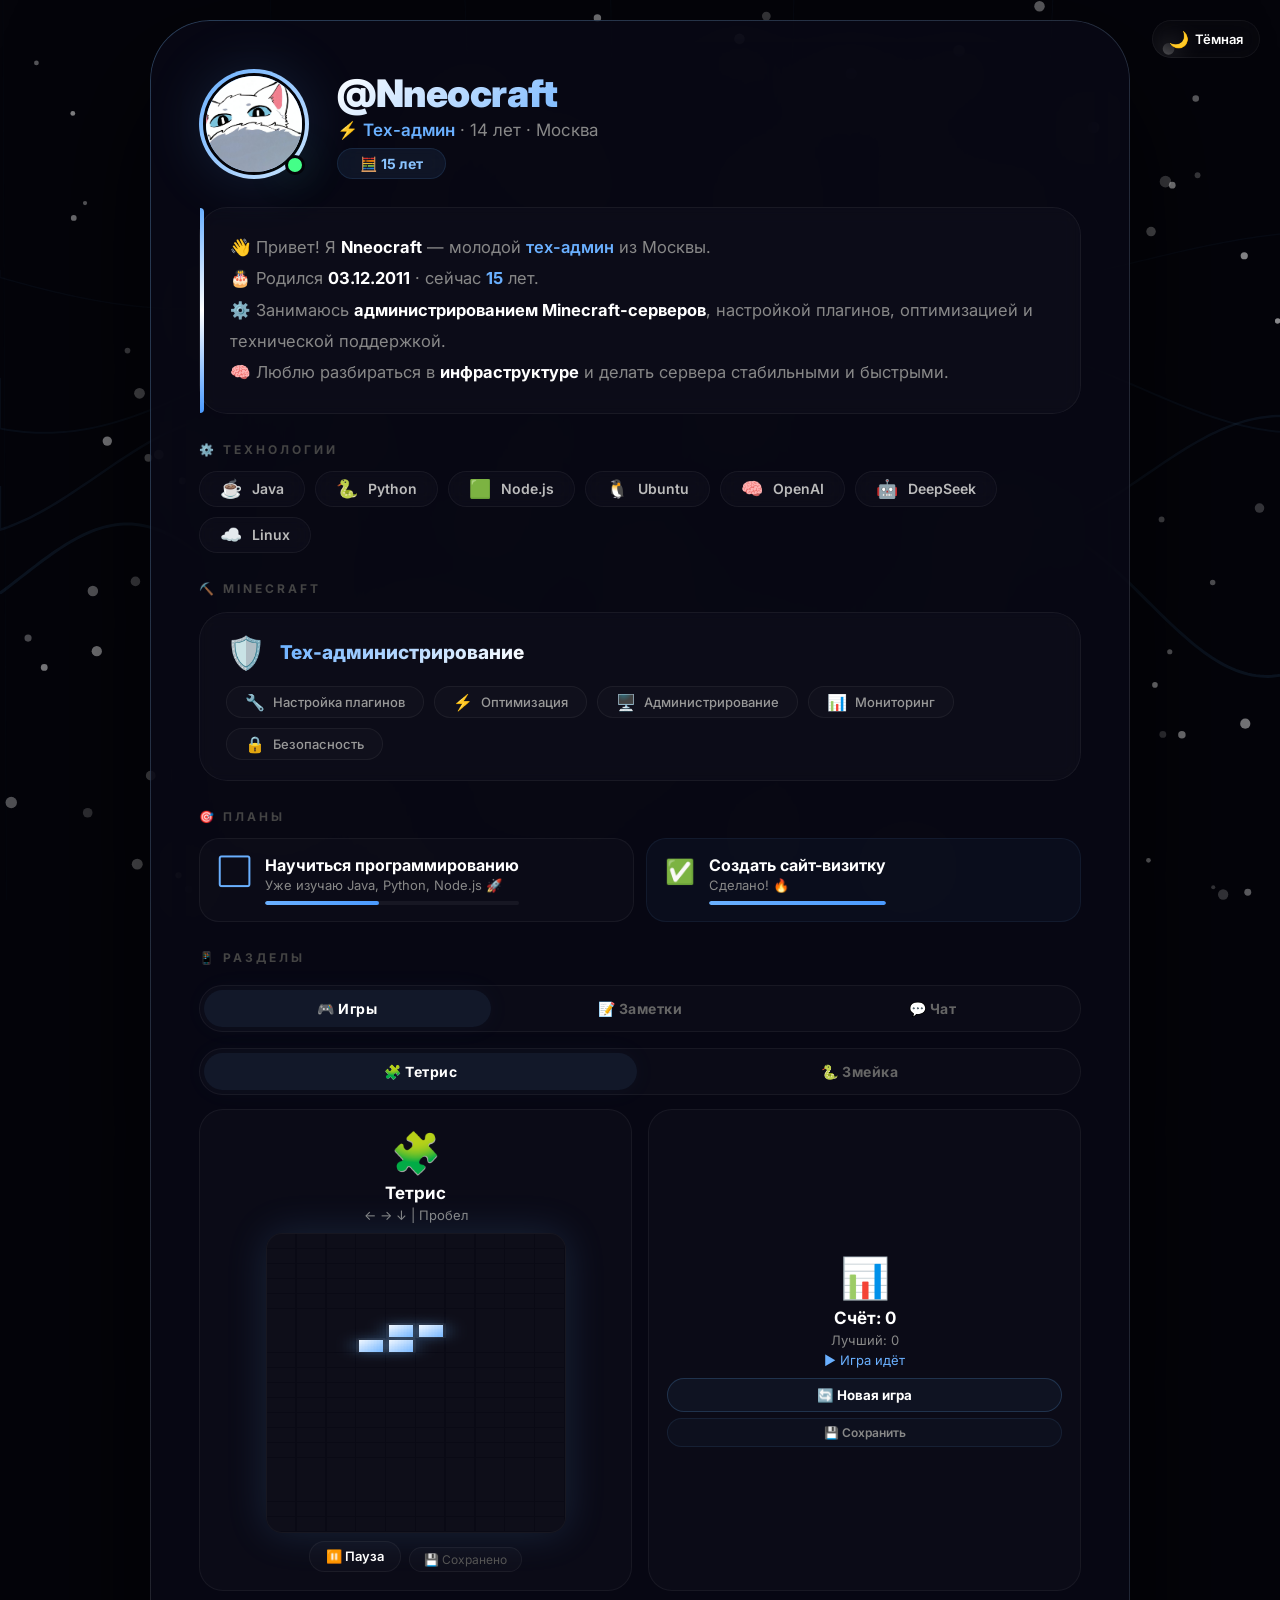
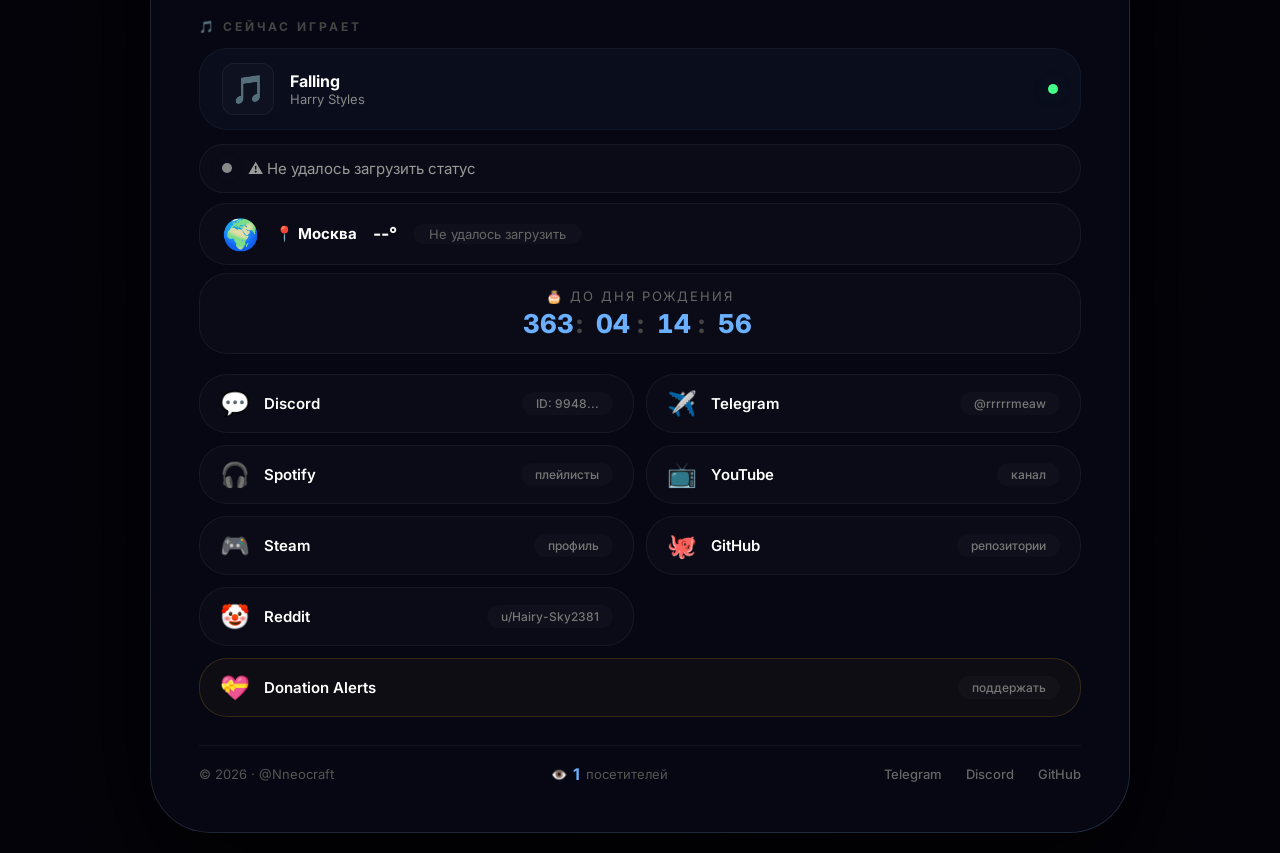
<file: deepseek_html_20260629_18b23a (1).html>
<!DOCTYPE html>
<html lang="ru">
<head>
    <meta charset="UTF-8" />
    <meta name="viewport" content="width=device-width, initial-scale=1.0, maximum-scale=1.0, user-scalable=no"/>
    <title>Nneocraft · Тех-админ</title>
    <style>
        /* === ИМПОРТ ШРИФТА === */
        @import url('https://fonts.googleapis.com/css2?family=Inter:opsz,wght@14..32,400;14..32,600;14..32,700;14..32,800;14..32,900&display=swap');

        /* === ПЕРЕМЕННЫЕ ДЛЯ ТЕМ === */
        :root {
            --bg: #04040a;
            --card-bg: rgba(10, 10, 22, 0.78);
            --text: #fff;
            --text-secondary: #888;
            --border: rgba(255, 255, 255, 0.05);
            --border-hover: rgba(100, 180, 255, 0.12);
            --accent: #6ab0ff;
            --accent-glow: rgba(100, 180, 255, 0.15);
            --shadow: 0 50px 140px rgba(0,0,0,0.85);
            --glass: rgba(255,255,255,0.02);
            --glass-hover: rgba(255,255,255,0.04);
        }

        [data-theme="dark"] {
            --bg: #04040a;
            --card-bg: rgba(10, 10, 22, 0.78);
            --text: #fff;
            --text-secondary: #888;
            --border: rgba(255, 255, 255, 0.05);
            --border-hover: rgba(100, 180, 255, 0.12);
            --accent: #6ab0ff;
            --accent-glow: rgba(100, 180, 255, 0.15);
            --shadow: 0 50px 140px rgba(0,0,0,0.85);
            --glass: rgba(255,255,255,0.02);
            --glass-hover: rgba(255,255,255,0.04);
        }

        [data-theme="light"] {
            --bg: #f0f4ff;
            --card-bg: rgba(255, 255, 255, 0.7);
            --text: #1a1a2e;
            --text-secondary: #555;
            --border: rgba(0,0,0,0.05);
            --border-hover: rgba(100, 180, 255, 0.2);
            --accent: #4a7aff;
            --accent-glow: rgba(100, 180, 255, 0.1);
            --shadow: 0 50px 140px rgba(100, 150, 255, 0.08);
            --glass: rgba(0,0,0,0.02);
            --glass-hover: rgba(0,0,0,0.04);
        }

        [data-theme="blue"] {
            --bg: #000b1a;
            --card-bg: rgba(0, 20, 50, 0.78);
            --text: #c8e6ff;
            --text-secondary: #6a9bc7;
            --border: rgba(100, 200, 255, 0.08);
            --border-hover: rgba(100, 200, 255, 0.2);
            --accent: #4fc3f7;
            --accent-glow: rgba(79, 195, 247, 0.15);
            --shadow: 0 50px 140px rgba(0,50,100,0.85);
            --glass: rgba(100, 200, 255, 0.03);
            --glass-hover: rgba(100, 200, 255, 0.06);
        }

        [data-theme="purple"] {
            --bg: #0a0015;
            --card-bg: rgba(20, 5, 40, 0.78);
            --text: #f0d6ff;
            --text-secondary: #a87bc7;
            --border: rgba(200, 100, 255, 0.08);
            --border-hover: rgba(200, 100, 255, 0.2);
            --accent: #b388ff;
            --accent-glow: rgba(179, 136, 255, 0.15);
            --shadow: 0 50px 140px rgba(50,0,100,0.85);
            --glass: rgba(200, 100, 255, 0.03);
            --glass-hover: rgba(200, 100, 255, 0.06);
        }

        /* === БАЗА === */
        * {
            margin: 0;
            padding: 0;
            box-sizing: border-box;
        }

        body {
            font-family: 'Inter', -apple-system, sans-serif;
            background: var(--bg);
            color: var(--text);
            min-height: 100vh;
            display: flex;
            align-items: center;
            justify-content: center;
            padding: 20px;
            position: relative;
            overflow-x: hidden;
            transition: background 0.5s ease, color 0.5s ease;
        }

        .card {
            opacity: 0;
            transform: translateY(30px) scale(0.96);
            animation: fadeInUp 0.8s cubic-bezier(0.34, 1.56, 0.64, 1) forwards;
        }

        @keyframes fadeInUp {
            to { opacity: 1; transform: translateY(0) scale(1); }
        }

        /* === ФОН === */
        #bgCanvas, #weatherCanvas {
            position: fixed;
            top: 0; left: 0;
            width: 100%; height: 100%;
            z-index: 0;
            pointer-events: none;
        }

        /* === КАРТОЧКА === */
        .card {
            position: relative;
            z-index: 1;
            max-width: 980px;
            width: 100%;
            background: var(--card-bg);
            backdrop-filter: blur(32px);
            -webkit-backdrop-filter: blur(32px);
            border-radius: 60px;
            padding: 48px;
            border: 1px solid var(--border);
            box-shadow: var(--shadow);
            transition: transform 0.5s cubic-bezier(0.34, 1.56, 0.64, 1),
                        box-shadow 0.5s ease,
                        background 0.5s ease,
                        border-color 0.5s ease;
        }

        .card:hover {
            transform: translateY(-6px) scale(1.002);
        }

        .card::before {
            content: '';
            position: absolute;
            inset: -1px;
            border-radius: 60px;
            padding: 1px;
            background: linear-gradient(135deg, rgba(100, 180, 255, 0.25), rgba(255, 255, 255, 0.06), rgba(100, 180, 255, 0.15));
            -webkit-mask: linear-gradient(#fff 0 0) content-box, linear-gradient(#fff 0 0);
            mask: linear-gradient(#fff 0 0) content-box, linear-gradient(#fff 0 0);
            -webkit-mask-composite: xor;
            mask-composite: exclude;
            pointer-events: none;
            z-index: 0;
        }

        /* === ШАПКА === */
        .header {
            display: flex;
            align-items: center;
            gap: 28px;
            margin-bottom: 28px;
            flex-wrap: wrap;
            position: relative;
            z-index: 1;
        }

        .avatar-wrap { position: relative; flex-shrink: 0; }
        .avatar {
            width: 110px;
            height: 110px;
            border-radius: 50%;
            padding: 4px;
            background: linear-gradient(135deg, #6ab0ff, #ffffff, #4a9aff);
            background-size: 300% 300%;
            animation: gradSpin 6s ease-in-out infinite;
            box-shadow: 0 0 60px var(--accent-glow);
            transition: box-shadow 0.4s ease;
        }
        .avatar:hover { box-shadow: 0 0 100px var(--accent-glow); }
        @keyframes gradSpin {
            0%, 100% { background-position: 0% 50%; }
            50% { background-position: 100% 50%; }
        }
        .avatar img {
            width: 100%;
            height: 100%;
            border-radius: 50%;
            object-fit: cover;
            display: block;
            border: 3px solid var(--bg);
            background: #161622;
        }

        .online-badge {
            position: absolute;
            bottom: 4px;
            right: 4px;
            width: 20px;
            height: 20px;
            background: #44ff88;
            border-radius: 50%;
            border: 3px solid var(--bg);
            box-shadow: 0 0 40px rgba(68, 255, 136, 0.25);
            animation: pulse 2s ease-in-out infinite;
        }
        @keyframes pulse {
            0%, 100% { transform: scale(1); box-shadow: 0 0 20px rgba(68,255,136,0.15); }
            50% { transform: scale(1.15); box-shadow: 0 0 50px rgba(68,255,136,0.35); }
        }

        .name h1 {
            font-size: 38px;
            font-weight: 900;
            letter-spacing: -0.5px;
            background: linear-gradient(135deg, #ffffff 0%, #6ab0ff 50%, #4a9aff 100%);
            background-size: 200% 200%;
            -webkit-background-clip: text;
            -webkit-text-fill-color: transparent;
            animation: gradText 6s ease-in-out infinite;
        }
        @keyframes gradText {
            0%, 100% { background-position: 0% 50%; }
            50% { background-position: 100% 50%; }
        }
        .name .sub {
            font-size: 17px;
            color: var(--text-secondary);
            font-weight: 400;
            margin-top: 4px;
        }
        .name .sub span { color: var(--accent); font-weight: 600; }

        .age-chip {
            display: inline-block;
            background: rgba(100, 180, 255, 0.08);
            padding: 6px 22px;
            border-radius: 40px;
            font-size: 14px;
            font-weight: 700;
            color: #8ac4ff;
            border: 1px solid rgba(100, 180, 255, 0.12);
            margin-top: 8px;
            backdrop-filter: blur(8px);
            transition: all 0.3s ease;
            cursor: default;
            letter-spacing: 0.3px;
        }
        .age-chip:hover {
            background: rgba(100, 180, 255, 0.14);
            border-color: rgba(100, 180, 255, 0.25);
            transform: scale(1.03);
            box-shadow: 0 0 30px rgba(100, 180, 255, 0.05);
        }

        /* === БИО === */
        .bio {
            color: var(--text-secondary);
            line-height: 1.9;
            font-size: 16.5px;
            margin: 18px 0 26px 0;
            padding: 24px 30px;
            background: var(--glass);
            border-radius: 28px;
            border: 1px solid var(--border);
            position: relative;
            z-index: 1;
            backdrop-filter: blur(8px);
            transition: all 0.5s ease;
        }
        .bio::before {
            content: '';
            position: absolute;
            top: 0; left: 0;
            width: 4px;
            height: 100%;
            background: linear-gradient(180deg, #6ab0ff, #ffffff, #4a9aff);
            border-radius: 0 8px 8px 0;
        }
        .bio strong { color: var(--text); font-weight: 700; }
        .bio .hl { color: var(--accent); font-weight: 600; }

        /* === ОБЩИЕ СТИЛИ === */
        .section-title {
            font-size: 12px;
            text-transform: uppercase;
            letter-spacing: 3px;
            color: #444;
            font-weight: 700;
            margin: 28px 0 14px 0;
            transition: color 0.5s ease;
        }

        .tech-wrap {
            display: flex;
            flex-wrap: wrap;
            gap: 10px;
            margin-bottom: 6px;
        }
        .tech {
            background: var(--glass);
            padding: 8px 20px;
            border-radius: 40px;
            font-size: 14px;
            font-weight: 600;
            color: #bbb;
            border: 1px solid var(--border);
            backdrop-filter: blur(8px);
            transition: all 0.3s cubic-bezier(0.34, 1.56, 0.64, 1);
            cursor: default;
            display: flex;
            align-items: center;
            gap: 10px;
        }
        .tech:hover {
            background: rgba(100, 180, 255, 0.07);
            border-color: rgba(100, 180, 255, 0.12);
            color: var(--text);
            transform: translateY(-4px) scale(1.02);
            box-shadow: 0 10px 40px rgba(100, 180, 255, 0.04);
        }
        .tech .icon { font-size: 18px; line-height: 1; }

        /* === MINECRAFT === */
        .mc-block {
            margin: 16px 0 12px 0;
            padding: 20px 26px;
            background: var(--glass);
            border-radius: 28px;
            border: 1px solid var(--border);
            transition: all 0.4s ease;
            backdrop-filter: blur(8px);
        }
        .mc-block:hover {
            background: var(--glass-hover);
            border-color: var(--border-hover);
            box-shadow: 0 0 60px var(--accent-glow);
        }
        .mc-block .head {
            display: flex;
            align-items: center;
            gap: 14px;
            margin-bottom: 14px;
        }
        .mc-block .head .ico { font-size: 32px; }
        .mc-block .head .label {
            font-size: 19px;
            font-weight: 800;
            background: linear-gradient(135deg, #6ab0ff, #ffffff);
            -webkit-background-clip: text;
            -webkit-text-fill-color: transparent;
        }
        .mc-tags {
            display: flex;
            flex-wrap: wrap;
            gap: 10px;
        }
        .mc-tag {
            background: var(--glass);
            padding: 5px 18px;
            border-radius: 30px;
            font-size: 13px;
            font-weight: 500;
            color: #999;
            border: 1px solid var(--border);
            display: flex;
            align-items: center;
            gap: 8px;
            transition: all 0.3s ease;
        }
        .mc-tag:hover {
            background: var(--glass-hover);
            color: var(--text);
            border-color: var(--border-hover);
        }
        .mc-tag .ico { font-size: 16px; }

        /* === ПЛАНЫ === */
        .goals-grid {
            display: grid;
            grid-template-columns: 1fr 1fr;
            gap: 12px;
            margin: 12px 0 6px 0;
        }
        @media (max-width: 540px) { .goals-grid { grid-template-columns: 1fr; } }

        .goal-item {
            background: var(--glass);
            border-radius: 20px;
            padding: 16px 18px;
            border: 1px solid var(--border);
            display: flex;
            align-items: flex-start;
            gap: 14px;
            transition: all 0.3s ease;
            cursor: pointer;
        }
        .goal-item:hover {
            background: var(--glass-hover);
            border-color: var(--border-hover);
            transform: translateX(4px);
        }
        .goal-item.completed {
            background: rgba(100, 180, 255, 0.04);
            border-color: rgba(100, 180, 255, 0.08);
        }
        .goal-item .check { font-size: 24px; flex-shrink: 0; margin-top: 2px; color: var(--accent); }
        .goal-item .content .title { font-size: 16px; font-weight: 700; color: var(--text); }
        .goal-item .content .desc { font-size: 13px; color: var(--text-secondary); margin-top: 2px; }
        .goal-item .content .progress { margin-top: 8px; height: 4px; background: rgba(255,255,255,0.05); border-radius: 4px; overflow: hidden; }
        .goal-item .content .progress .bar { height: 100%; background: linear-gradient(90deg, #6ab0ff, #4a9aff); border-radius: 4px; transition: width 0.6s ease; }

        /* === ВКЛАДКИ === */
        .tabs {
            display: flex;
            gap: 6px;
            margin: 20px 0 16px 0;
            background: var(--glass);
            border-radius: 40px;
            padding: 4px;
            border: 1px solid var(--border);
            flex-wrap: wrap;
        }
        @media (max-width: 600px) { .tabs { border-radius: 24px; flex-direction: column; } }

        .tab-btn {
            flex: 1;
            padding: 10px 18px;
            border: none;
            background: transparent;
            color: #666;
            font-family: 'Inter', sans-serif;
            font-weight: 700;
            font-size: 14px;
            border-radius: 36px;
            cursor: pointer;
            transition: all 0.3s ease;
            letter-spacing: 0.5px;
            min-width: 70px;
        }
        .tab-btn:hover { color: #aaa; background: var(--glass-hover); }
        .tab-btn.active {
            background: rgba(100, 180, 255, 0.08);
            color: var(--text);
            box-shadow: 0 0 30px rgba(100, 180, 255, 0.04);
        }
        .tab-content { display: none; animation: fadeUp 0.4s ease; }
        .tab-content.active { display: block; }
        @keyframes fadeUp {
            from { opacity: 0; transform: translateY(12px); }
            to { opacity: 1; transform: translateY(0); }
        }

        /* === ИГРЫ === */
        .game-grid {
            display: grid;
            grid-template-columns: 1fr 1fr;
            gap: 16px;
        }
        @media (max-width: 640px) { .game-grid { grid-template-columns: 1fr; } }

        .game-card {
            background: var(--glass);
            border-radius: 24px;
            padding: 18px;
            border: 1px solid var(--border);
            text-align: center;
            transition: all 0.3s ease;
            cursor: pointer;
        }
        .game-card:hover {
            background: var(--glass-hover);
            border-color: var(--border-hover);
            transform: translateY(-4px) scale(1.01);
            box-shadow: 0 12px 40px rgba(0,0,0,0.2);
        }
        .game-card .icon { font-size: 40px; margin-bottom: 6px; display: block; }
        .game-card .title { font-size: 17px; font-weight: 700; margin-bottom: 4px; color: var(--text); }
        .game-card .desc { font-size: 13px; color: var(--text-secondary); }

        .game-canvas-wrap {
            display: flex;
            justify-content: center;
            margin-top: 10px;
        }
        .game-canvas-wrap canvas {
            border-radius: 16px;
            background: rgba(10, 10, 22, 0.6);
            border: 1px solid var(--border);
            box-shadow: 0 0 40px var(--accent-glow);
            width: 100%;
            max-width: 300px;
            height: auto;
            aspect-ratio: 1 / 1;
            image-rendering: pixelated;
        }

        .game-save-status {
            font-size: 12px;
            color: #555;
            margin-top: 6px;
            padding: 4px 14px;
            border-radius: 20px;
            background: var(--glass);
            border: 1px solid var(--border);
            display: inline-block;
        }

        /* === МОБИЛЬНОЕ УПРАВЛЕНИЕ === */
        .mobile-controls {
            display: none;
            grid-template-columns: repeat(3, 1fr);
            gap: 6px;
            max-width: 180px;
            margin: 10px auto 0;
        }
        .mobile-controls button {
            background: var(--glass);
            border: 1px solid var(--border);
            border-radius: 12px;
            color: var(--text);
            font-size: 22px;
            padding: 8px;
            cursor: pointer;
            transition: all 0.15s ease;
            touch-action: manipulation;
            user-select: none;
            -webkit-user-select: none;
        }
        .mobile-controls button:active {
            transform: scale(0.88);
            background: rgba(100, 180, 255, 0.15);
        }
        .mobile-controls .empty { visibility: hidden; }
        @media (pointer: coarse) { .mobile-controls { display: grid; } }

        /* === СПОТИФАЙ === */
        .spotify-real {
            background: rgba(100, 180, 255, 0.04);
            border-radius: 28px;
            padding: 14px 22px;
            border: 1px solid rgba(100, 180, 255, 0.06);
            display: flex;
            align-items: center;
            gap: 16px;
            margin: 8px 0 4px 0;
            transition: all 0.4s ease;
        }
        .spotify-real:hover {
            background: rgba(100, 180, 255, 0.06);
            border-color: rgba(100, 180, 255, 0.1);
        }
        .spotify-artwork {
            width: 52px;
            height: 52px;
            border-radius: 12px;
            background: var(--glass);
            display: flex;
            align-items: center;
            justify-content: center;
            font-size: 28px;
            flex-shrink: 0;
            border: 1px solid var(--border);
        }
        .spotify-info { flex: 1; min-width: 0; }
        .spotify-track {
            font-size: 16px;
            font-weight: 700;
            color: var(--text);
            white-space: nowrap;
            overflow: hidden;
            text-overflow: ellipsis;
        }
        .spotify-artist {
            font-size: 13px;
            color: var(--text-secondary);
            white-space: nowrap;
            overflow: hidden;
            text-overflow: ellipsis;
        }
        .spotify-status-dot {
            width: 10px;
            height: 10px;
            border-radius: 50%;
            background: #44ff88;
            flex-shrink: 0;
            animation: pulse 1.6s ease-in-out infinite;
            box-shadow: 0 0 20px rgba(68, 255, 136, 0.15);
        }
        .spotify-status-dot.paused { background: #ffaa44; }

        /* === СТАТУС ИЗ DISCORD === */
        .discord-status {
            background: var(--glass);
            border-radius: 28px;
            padding: 14px 22px;
            border: 1px solid var(--border);
            display: flex;
            align-items: center;
            gap: 16px;
            margin: 14px 0 10px 0;
            transition: all 0.4s ease;
        }
        .discord-status:hover {
            background: var(--glass-hover);
            border-color: var(--border-hover);
        }
        .discord-dot {
            width: 10px;
            height: 10px;
            border-radius: 50%;
            background: #888;
            flex-shrink: 0;
            transition: background 0.3s ease;
            box-shadow: 0 0 20px rgba(100, 180, 255, 0.1);
        }
        .discord-status .text { color: #999; font-size: 15px; }
        .discord-status .text strong { color: var(--text); font-weight: 600; }
        .discord-status .text .game { color: var(--accent); font-weight: 700; }
        .discord-status .text .details { color: var(--text-secondary); }

        /* === ПОГОДА === */
        .weather {
            display: flex;
            align-items: center;
            gap: 16px;
            background: var(--glass);
            border-radius: 28px;
            padding: 12px 22px;
            border: 1px solid var(--border);
            margin: 8px 0 4px 0;
            flex-wrap: wrap;
            transition: all 0.4s ease;
        }
        .weather:hover {
            background: var(--glass-hover);
            border-color: var(--border-hover);
        }
        .weather .ico { font-size: 30px; }
        .weather .city { color: #aaa; font-size: 15px; }
        .weather .city strong { color: var(--text); }
        .weather .temp { color: var(--text); font-weight: 700; font-size: 18px; }
        .weather .desc {
            color: #666;
            font-size: 13px;
            background: var(--glass);
            padding: 2px 16px;
            border-radius: 30px;
        }

        /* === ТАЙМЕР === */
        .birthday-timer {
            background: var(--glass);
            border-radius: 28px;
            padding: 14px 22px;
            border: 1px solid var(--border);
            text-align: center;
            margin: 8px 0 4px 0;
            transition: all 0.4s ease;
        }
        .birthday-timer:hover {
            background: var(--glass-hover);
            border-color: var(--border-hover);
        }
        .birthday-timer .label { font-size: 13px; color: #666; text-transform: uppercase; letter-spacing: 2px; }
        .birthday-timer .time {
            font-size: 26px;
            font-weight: 800;
            color: var(--accent);
            margin-top: 4px;
            font-variant-numeric: tabular-nums;
        }
        .birthday-timer .time span { display: inline-block; min-width: 44px; }
        .birthday-timer .time .sep { color: #444; min-width: 10px; }

        /* === ЧАТ === */
        .chat-container {
            background: var(--glass);
            border-radius: 28px;
            padding: 18px 22px;
            border: 1px solid var(--border);
            margin: 8px 0 4px 0;
            transition: all 0.4s ease;
        }
        .chat-container:hover {
            background: var(--glass-hover);
            border-color: var(--border-hover);
        }
        .chat-messages {
            max-height: 180px;
            overflow-y: auto;
            display: flex;
            flex-direction: column;
            gap: 6px;
            margin-bottom: 10px;
            padding-right: 4px;
        }
        .chat-messages::-webkit-scrollbar { width: 4px; }
        .chat-messages::-webkit-scrollbar-track { background: var(--glass); border-radius: 4px; }
        .chat-messages::-webkit-scrollbar-thumb { background: var(--accent); border-radius: 4px; }

        .chat-msg {
            background: var(--glass);
            padding: 8px 14px;
            border-radius: 16px;
            border: 1px solid var(--border);
            font-size: 14px;
            line-height: 1.5;
            animation: fadeUp 0.3s ease;
            max-width: 85%;
        }
        .chat-msg.self {
            align-self: flex-end;
            background: rgba(100, 180, 255, 0.06);
            border-color: rgba(100, 180, 255, 0.1);
        }
        .chat-msg .name { font-weight: 700; color: var(--accent); font-size: 13px; }
        .chat-msg .time { font-size: 10px; color: #555; margin-left: 8px; }
        .chat-msg .text { color: var(--text-secondary); margin-top: 2px; }

        .chat-input-row {
            display: flex;
            gap: 8px;
            flex-wrap: wrap;
        }
        .chat-input-row input {
            flex: 1;
            min-width: 80px;
            padding: 8px 14px;
            border-radius: 20px;
            border: 1px solid var(--border);
            background: var(--glass);
            color: var(--text);
            font-family: 'Inter', sans-serif;
            font-size: 14px;
            outline: none;
            transition: all 0.3s ease;
        }
        .chat-input-row input:focus {
            border-color: var(--accent);
            box-shadow: 0 0 30px var(--accent-glow);
        }
        .chat-input-row input::placeholder { color: #555; }
        .chat-input-row button {
            padding: 8px 18px;
            border-radius: 20px;
            border: 1px solid var(--accent);
            background: rgba(100, 180, 255, 0.08);
            color: var(--accent);
            font-weight: 700;
            cursor: pointer;
            font-family: 'Inter', sans-serif;
            transition: all 0.3s ease;
            font-size: 18px;
        }
        .chat-input-row button:hover {
            background: rgba(100, 180, 255, 0.15);
            box-shadow: 0 0 40px var(--accent-glow);
        }

        /* === ЗАМЕТКИ === */
        .notes-grid {
            display: grid;
            grid-template-columns: 1fr 1fr;
            gap: 12px;
            margin: 8px 0;
        }
        @media (max-width: 540px) { .notes-grid { grid-template-columns: 1fr; } }

        .note-card {
            background: var(--glass);
            border-radius: 20px;
            padding: 16px 18px;
            border: 1px solid var(--border);
            transition: all 0.3s ease;
            position: relative;
        }
        .note-card:hover {
            background: var(--glass-hover);
            border-color: var(--border-hover);
            transform: translateY(-3px);
        }
        .note-card .sticker { font-size: 28px; margin-bottom: 4px; display: block; }
        .note-card .title { font-size: 16px; font-weight: 700; color: var(--text); }
        .note-card .content { font-size: 14px; color: var(--text-secondary); margin-top: 4px; line-height: 1.5; }
        .note-card .date { font-size: 10px; color: #555; margin-top: 8px; }
        .note-card .delete-btn {
            position: absolute;
            top: 8px;
            right: 10px;
            background: none;
            border: none;
            color: #555;
            cursor: pointer;
            font-size: 16px;
            transition: 0.3s;
        }
        .note-card .delete-btn:hover { color: #ff6b6b; }

        .notes-input-row {
            display: flex;
            gap: 8px;
            flex-wrap: wrap;
            margin-top: 10px;
        }
        .notes-input-row input, .notes-input-row select {
            padding: 8px 14px;
            border-radius: 20px;
            border: 1px solid var(--border);
            background: var(--glass);
            color: var(--text);
            font-family: 'Inter', sans-serif;
            font-size: 14px;
            outline: none;
            transition: all 0.3s ease;
            flex: 1;
            min-width: 80px;
        }
        .notes-input-row input:focus, .notes-input-row select:focus {
            border-color: var(--accent);
            box-shadow: 0 0 30px var(--accent-glow);
        }
        .notes-input-row input::placeholder { color: #555; }
        .notes-input-row select option { background: var(--bg); color: var(--text); }
        .notes-input-row button {
            padding: 8px 20px;
            border-radius: 20px;
            border: 1px solid var(--accent);
            background: rgba(100, 180, 255, 0.08);
            color: var(--accent);
            font-weight: 700;
            cursor: pointer;
            font-family: 'Inter', sans-serif;
            transition: all 0.3s ease;
            font-size: 18px;
        }
        .notes-input-row button:hover {
            background: rgba(100, 180, 255, 0.15);
            box-shadow: 0 0 40px var(--accent-glow);
        }

        /* === ССЫЛКИ === */
        .links {
            display: grid;
            grid-template-columns: 1fr 1fr;
            gap: 12px;
            margin: 20px 0 10px 0;
        }
        @media (max-width: 540px) { .links { grid-template-columns: 1fr; } }

        .link {
            display: flex;
            align-items: center;
            gap: 14px;
            padding: 14px 20px;
            background: var(--glass);
            border-radius: 28px;
            border: 1px solid var(--border);
            color: var(--text);
            text-decoration: none;
            font-weight: 600;
            font-size: 15px;
            transition: all 0.3s cubic-bezier(0.34, 1.56, 0.64, 1);
            position: relative;
            overflow: hidden;
        }
        .link::after {
            content: '';
            position: absolute;
            inset: 0;
            background: linear-gradient(135deg, rgba(100, 180, 255, 0.04), rgba(255,255,255,0.01));
            opacity: 0;
            transition: opacity 0.4s ease;
        }
        .link:hover::after { opacity: 1; }
        .link:hover {
            background: var(--glass-hover);
            border-color: var(--border-hover);
            transform: translateY(-4px) scale(1.01);
            box-shadow: 0 16px 50px rgba(0,0,0,0.25);
        }
        .link .ico { font-size: 24px; position: relative; z-index: 1; }
        .link .label { flex: 1; position: relative; z-index: 1; }
        .link .chip {
            font-size: 12px;
            background: var(--glass);
            padding: 4px 14px;
            border-radius: 30px;
            color: #777;
            font-weight: 500;
            position: relative;
            z-index: 1;
            transition: all 0.3s ease;
        }
        .link:hover .chip {
            background: var(--glass-hover);
            color: #aaa;
        }
        .link.full {
            grid-column: 1 / -1;
            justify-content: center;
            background: rgba(100, 180, 255, 0.04);
            border-color: rgba(100, 180, 255, 0.06);
        }
        .link.full:hover {
            background: rgba(100, 180, 255, 0.08);
            border-color: rgba(100, 180, 255, 0.12);
        }

        /* === ФУТЕР === */
        .footer {
            margin-top: 28px;
            padding-top: 18px;
            border-top: 1px solid var(--border);
            display: flex;
            justify-content: space-between;
            align-items: center;
            flex-wrap: wrap;
            gap: 12px;
            font-size: 13px;
            color: #555;
            transition: all 0.5s ease;
        }
        .footer a { color: #666; text-decoration: none; transition: color 0.3s ease; font-weight: 500; }
        .footer a:hover { color: var(--accent); }
        .footer .social { display: flex; gap: 24px; }

        /* === КНОПКА ТЕМЫ === */
        .theme-toggle {
            position: fixed;
            top: 20px;
            right: 20px;
            z-index: 100;
            background: var(--glass);
            border: 1px solid var(--border);
            border-radius: 40px;
            padding: 8px 16px;
            color: var(--text);
            font-family: 'Inter', sans-serif;
            font-weight: 600;
            font-size: 13px;
            cursor: pointer;
            backdrop-filter: blur(12px);
            transition: all 0.3s ease;
            display: flex;
            align-items: center;
            gap: 6px;
        }
        .theme-toggle:hover {
            background: var(--glass-hover);
            border-color: var(--border-hover);
            transform: scale(1.03);
        }
        .theme-toggle .theme-icon { font-size: 16px; }

        /* === ПОСЕТИТЕЛИ === */
        .visitors {
            display: flex;
            align-items: center;
            gap: 6px;
            font-size: 13px;
            color: #555;
        }
        .visitors .count {
            font-weight: 700;
            color: var(--accent);
            font-size: 16px;
        }

        /* === АДАПТИВ === */
        @media (max-width: 640px) {
            .card { padding: 24px; border-radius: 32px; }
            .header { gap: 16px; }
            .avatar { width: 76px; height: 76px; }
            .name h1 { font-size: 24px; }
            .bio { padding: 16px 18px; font-size: 15px; }
            .link { padding: 12px 16px; font-size: 14px; }
            .tech { font-size: 13px; padding: 6px 16px; }
            .footer { flex-direction: column; text-align: center; }
            .mc-block { padding: 14px 16px; }
            .tabs { flex-direction: column; border-radius: 24px; }
            .tab-btn { padding: 8px; }
            .game-card { padding: 14px; }
            .game-canvas-wrap canvas { max-width: 200px; }
            .theme-toggle { top: 12px; right: 12px; padding: 6px 12px; font-size: 12px; }
            .goals-grid { grid-template-columns: 1fr; }
            .birthday-timer .time { font-size: 20px; }
            .birthday-timer .time span { min-width: 32px; }
            .notes-grid { grid-template-columns: 1fr; }
            .chat-input-row { flex-direction: column; }
            .chat-input-row input { min-width: 100%; }
        }
        @media (max-width: 400px) {
            .card { padding: 16px; border-radius: 24px; }
            .name h1 { font-size: 20px; }
            .avatar { width: 60px; height: 60px; }
            .bio { padding: 12px 14px; font-size: 14px; }
            .game-canvas-wrap canvas { max-width: 160px; }
            .birthday-timer .time { font-size: 16px; }
            .birthday-timer .time span { min-width: 24px; }
        }
    </style>
</head>
<body>

    <!-- ===== ФОН ===== -->
    <canvas id="bgCanvas"></canvas>
    <canvas id="weatherCanvas"></canvas>

    <!-- ===== КНОПКА СМЕНЫ ТЕМЫ ===== -->
    <button class="theme-toggle" id="themeToggle" title="Сменить тему">
        <span class="theme-icon" id="themeIcon">🌙</span>
        <span id="themeLabel">Тёмная</span>
    </button>

    <!-- ===== ОСНОВНАЯ КАРТОЧКА ===== -->
    <div class="card">

        <!-- ===== ШАПКА ===== -->
        <div class="header">
            <div class="avatar-wrap">
                <div class="avatar">
                    <!-- ===== АВАТАРКА (ЗАГРУЖЕНА НА GITHUB) ===== -->
                    <img src="avatar.png" alt="Nneocraft"
                         onerror="this.src='https://ui-avatars.com/api/?name=Nneocraft&size=110&background=0a0a16&color=6ab0ff&bold=true'">
                </div>
                <div class="online-badge"></div>
            </div>
            <div class="name">
                <h1>@Nneocraft</h1>
                <div class="sub">⚡ <span>Тех-админ</span> · 14 лет · Москва</div>
                <div class="age-chip" id="ageDisplay">🧮 14 лет</div>
            </div>
        </div>

        <!-- ===== БИО ===== -->
        <div class="bio">
            👋 Привет! Я <strong>Nneocraft</strong> — молодой <span class="hl">тех-админ</span> из Москвы.<br>
            🎂 Родился <strong>03.12.2011</strong> · сейчас <span id="ageInline" style="color:var(--accent);font-weight:700;">14</span> лет.<br>
            ⚙️ Занимаюсь <strong>администрированием Minecraft-серверов</strong>, настройкой плагинов, оптимизацией и технической поддержкой.<br>
            🧠 Люблю разбираться в <strong>инфраструктуре</strong> и делать сервера стабильными и быстрыми.
        </div>

        <!-- ===== ТЕХНОЛОГИИ ===== -->
        <div class="section-title">⚙️ Технологии</div>
        <div class="tech-wrap">
            <span class="tech"><span class="icon">☕</span> Java</span>
            <span class="tech"><span class="icon">🐍</span> Python</span>
            <span class="tech"><span class="icon">🟩</span> Node.js</span>
            <span class="tech"><span class="icon">🐧</span> Ubuntu</span>
            <span class="tech"><span class="icon">🧠</span> OpenAI</span>
            <span class="tech"><span class="icon">🤖</span> DeepSeek</span>
            <span class="tech"><span class="icon">☁️</span> Linux</span>
        </div>

        <!-- ===== MINECRAFT ===== -->
        <div class="section-title">⛏️ Minecraft</div>
        <div class="mc-block">
            <div class="head">
                <span class="ico">🛡️</span>
                <span class="label">Тех-администрирование</span>
            </div>
            <div class="mc-tags">
                <span class="mc-tag"><span class="ico">🔧</span> Настройка плагинов</span>
                <span class="mc-tag"><span class="ico">⚡</span> Оптимизация</span>
                <span class="mc-tag"><span class="ico">🖥️</span> Администрирование</span>
                <span class="mc-tag"><span class="ico">📊</span> Мониторинг</span>
                <span class="mc-tag"><span class="ico">🔒</span> Безопасность</span>
            </div>
        </div>

        <!-- ===== ПЛАНЫ ===== -->
        <div class="section-title">🎯 Планы</div>
        <div class="goals-grid">
            <div class="goal-item" onclick="toggleGoal(this)">
                <span class="check">⬜</span>
                <div class="content">
                    <div class="title">Научиться программированию</div>
                    <div class="desc">Уже изучаю Java, Python, Node.js 🚀</div>
                    <div class="progress"><div class="bar" style="width:45%"></div></div>
                </div>
            </div>
            <div class="goal-item completed" onclick="toggleGoal(this)">
                <span class="check">✅</span>
                <div class="content">
                    <div class="title">Создать сайт-визитку</div>
                    <div class="desc">Сделано! 🔥</div>
                    <div class="progress"><div class="bar" style="width:100%"></div></div>
                </div>
            </div>
        </div>

        <!-- ===== ВКЛАДКИ ===== -->
        <div class="section-title">📱 Разделы</div>
        <div class="tabs">
            <button class="tab-btn active" data-tab="games">🎮 Игры</button>
            <button class="tab-btn" data-tab="notes">📝 Заметки</button>
            <button class="tab-btn" data-tab="chat">💬 Чат</button>
        </div>

        <!-- ===== ИГРЫ ===== -->
        <div class="tab-content active" id="tab-games">
            <div class="tabs" style="margin-top:0;margin-bottom:14px;">
                <button class="tab-btn active" data-tab="tetris">🧩 Тетрис</button>
                <button class="tab-btn" data-tab="snake">🐍 Змейка</button>
            </div>

            <!-- Тетрис -->
            <div class="tab-content active" id="tab-tetris">
                <div class="game-grid">
                    <div class="game-card">
                        <span class="icon">🧩</span>
                        <div class="title">Тетрис</div>
                        <div class="desc">← → ↓ | Пробел</div>
                        <div class="game-canvas-wrap">
                            <canvas id="tetrisCanvas" width="200" height="400"></canvas>
                        </div>
                        <div style="display:flex;gap:8px;justify-content:center;margin-top:8px;flex-wrap:wrap;">
                            <button onclick="toggleTetrisPause()" style="padding:4px 16px;border-radius:20px;border:1px solid var(--border);background:var(--glass);color:var(--text);font-family:'Inter',sans-serif;font-weight:600;cursor:pointer;transition:0.3s;font-size:13px;">⏸️ Пауза</button>
                            <div class="game-save-status" id="tetrisSaveStatus">💾 Сохранено</div>
                        </div>
                        <div class="mobile-controls" id="tetrisMobile">
                            <button data-tetris="left">◀</button>
                            <button data-tetris="rotate">🔄</button>
                            <button data-tetris="right">▶</button>
                            <button data-tetris="down">▼</button>
                            <button data-tetris="drop">⬇⬇</button>
                            <div class="empty"></div>
                        </div>
                    </div>
                    <div class="game-card" style="display:flex;flex-direction:column;justify-content:center;">
                        <span class="icon">📊</span>
                        <div class="title" id="tetrisScore">Счёт: 0</div>
                        <div class="desc">Лучший: <span id="tetrisBest">0</span></div>
                        <div class="desc" id="tetrisStatus" style="color:var(--accent);margin-top:4px;">▶ Игра идёт</div>
                        <button onclick="resetTetris()" style="margin-top:10px;padding:8px 20px;border-radius:30px;border:1px solid rgba(100,180,255,0.2);background:rgba(100,180,255,0.05);color:var(--text);font-weight:700;cursor:pointer;font-family:'Inter',sans-serif;transition:0.3s;">🔄 Новая игра</button>
                        <button onclick="saveTetrisProgress()" style="margin-top:6px;padding:6px 18px;border-radius:30px;border:1px solid rgba(100,180,255,0.1);background:rgba(100,180,255,0.03);color:#888;font-weight:600;cursor:pointer;font-family:'Inter',sans-serif;transition:0.3s;font-size:12px;">💾 Сохранить</button>
                    </div>
                </div>
            </div>

            <!-- Змейка -->
            <div class="tab-content" id="tab-snake">
                <div class="game-grid">
                    <div class="game-card">
                        <span class="icon">🐍</span>
                        <div class="title">Змейка</div>
                        <div class="desc">↑ ↓ ← →</div>
                        <div class="game-canvas-wrap">
                            <canvas id="snakeCanvas" width="300" height="300"></canvas>
                        </div>
                        <div style="display:flex;gap:8px;justify-content:center;margin-top:8px;flex-wrap:wrap;">
                            <button onclick="toggleSnakePause()" style="padding:4px 16px;border-radius:20px;border:1px solid var(--border);background:var(--glass);color:var(--text);font-family:'Inter',sans-serif;font-weight:600;cursor:pointer;transition:0.3s;font-size:13px;">⏸️ Пауза</button>
                            <div class="game-save-status" id="snakeSaveStatus">💾 Сохранено</div>
                        </div>
                        <div class="mobile-controls" id="snakeMobile">
                            <button data-snake="up">▲</button>
                            <button data-snake="left">◀</button>
                            <button data-snake="down">▼</button>
                            <button data-snake="right">▶</button>
                        </div>
                    </div>
                    <div class="game-card" style="display:flex;flex-direction:column;justify-content:center;">
                        <span class="icon">🎯</span>
                        <div class="title" id="snakeScore">Счёт: 0</div>
                        <div class="desc">Лучший: <span id="snakeBest">0</span></div>
                        <div class="desc" id="snakeStatus" style="color:var(--accent);margin-top:4px;">▶ Игра идёт</div>
                        <button onclick="resetSnake()" style="margin-top:10px;padding:8px 20px;border-radius:30px;border:1px solid rgba(100,180,255,0.2);background:rgba(100,180,255,0.05);color:var(--text);font-weight:700;cursor:pointer;font-family:'Inter',sans-serif;transition:0.3s;">🔄 Новая игра</button>
                        <button onclick="saveSnakeProgress()" style="margin-top:6px;padding:6px 18px;border-radius:30px;border:1px solid rgba(100,180,255,0.1);background:rgba(100,180,255,0.03);color:#888;font-weight:600;cursor:pointer;font-family:'Inter',sans-serif;transition:0.3s;font-size:12px;">💾 Сохранить</button>
                    </div>
                </div>
            </div>
        </div>

        <!-- ===== ЗАМЕТКИ ===== -->
        <div class="tab-content" id="tab-notes">
            <div class="section-title">📝 Мои личные заметки</div>
            <div class="notes-grid" id="notesGrid"></div>
            <div class="notes-input-row">
                <input type="text" id="noteTitle" placeholder="Заголовок" maxlength="40">
                <input type="text" id="noteContent" placeholder="Текст заметки" maxlength="200">
                <select id="noteColor">
                    <option value="#1a1a2e">Тёмный</option>
                    <option value="#1a2a3a">Синий</option>
                    <option value="#2a1a3a">Фиолетовый</option>
                    <option value="#3a1a1a">Красный</option>
                    <option value="#1a3a1a">Зелёный</option>
                    <option value="#3a2a1a">Оранжевый</option>
                </select>
                <input type="text" id="noteSticker" placeholder="Стикер" maxlength="2" value="📌">
                <button onclick="addNote()">➕</button>
            </div>
        </div>

        <!-- ===== ЧАТ ===== -->
        <div class="tab-content" id="tab-chat">
            <div class="section-title">💬 Чат</div>
            <div class="chat-container">
                <div class="chat-messages" id="chatMessages"></div>
                <div class="chat-input-row">
                    <input type="text" id="chatName" placeholder="Ваше имя" value="Nneocraft" maxlength="20">
                    <input type="text" id="chatInput" placeholder="Напишите сообщение..." maxlength="200">
                    <button onclick="sendChatMessage()">📤</button>
                </div>
            </div>
        </div>

        <!-- ===== СПОТИФАЙ ===== -->
        <div class="section-title">🎵 Сейчас играет</div>
        <div class="spotify-real">
            <div class="spotify-artwork" id="spotifyArtwork">🎵</div>
            <div class="spotify-info">
                <div class="spotify-track" id="spotifyTrack">Загрузка...</div>
                <div class="spotify-artist" id="spotifyArtist">—</div>
            </div>
            <div class="spotify-status-dot" id="spotifyStatusDot"></div>
        </div>

        <!-- ===== СТАТУС ИЗ DISCORD ===== -->
        <div class="discord-status" id="discordStatus">
            <div class="discord-dot" id="discordDot"></div>
            <div class="text" id="discordText">🔄 Загрузка статуса...</div>
        </div>

        <!-- ===== ПОГОДА ===== -->
        <div class="weather" id="weatherBlock">
            <span class="ico" id="weatherIcon">🌍</span>
            <span class="city">📍 <strong>Москва</strong></span>
            <span class="temp" id="weatherTemp">--°</span>
            <span class="desc" id="weatherDesc">Загрузка...</span>
        </div>

        <!-- ===== ТАЙМЕР ===== -->
        <div class="birthday-timer">
            <div class="label">🎂 До дня рождения</div>
            <div class="time" id="birthdayTimer">
                <span id="bDays">00</span><span class="sep">:</span>
                <span id="bHours">00</span><span class="sep">:</span>
                <span id="bMinutes">00</span><span class="sep">:</span>
                <span id="bSeconds">00</span>
            </div>
        </div>

        <!-- ===== ССЫЛКИ ===== -->
        <div class="links">
            <a href="https://discord.com/users/994821782819311636" target="_blank" class="link">
                <span class="ico">💬</span>
                <span class="label">Discord</span>
                <span class="chip">ID: 9948...</span>
            </a>
            <a href="https://t.me/rrrrrmeaw" target="_blank" class="link">
                <span class="ico">✈️</span>
                <span class="label">Telegram</span>
                <span class="chip">@rrrrrmeaw</span>
            </a>
            <a href="https://open.spotify.com/user/31pne3umxfi66ta67jsxu7nyx4au" target="_blank" class="link">
                <span class="ico">🎧</span>
                <span class="label">Spotify</span>
                <span class="chip">плейлисты</span>
            </a>
            <a href="https://www.youtube.com/channel/UCZ-XOHXHqoZspb7R5hLSHSA" target="_blank" class="link">
                <span class="ico">📺</span>
                <span class="label">YouTube</span>
                <span class="chip">канал</span>
            </a>
            <a href="https://steamcommunity.com/profiles/76561199697239581" target="_blank" class="link">
                <span class="ico">🎮</span>
                <span class="label">Steam</span>
                <span class="chip">профиль</span>
            </a>
            <a href="https://github.com/vaypcraft-ux" target="_blank" class="link">
                <span class="ico">🐙</span>
                <span class="label">GitHub</span>
                <span class="chip">репозитории</span>
            </a>
            <a href="https://www.reddit.com/u/Hairy-Sky2381" target="_blank" class="link">
                <span class="ico">🤡</span>
                <span class="label">Reddit</span>
                <span class="chip">u/Hairy-Sky2381</span>
            </a>
            <a href="https://www.donationalerts.com/dashboard" target="_blank" class="link full" style="border-color: rgba(255, 200, 50, 0.15); background: rgba(255, 200, 50, 0.03);">
                <span class="ico">💝</span>
                <span class="label">Donation Alerts</span>
                <span class="chip">поддержать</span>
            </a>
        </div>

        <!-- ===== ФУТЕР ===== -->
        <div class="footer">
            <span>© 2026 · @Nneocraft</span>
            <div class="visitors">
                👁️ <span class="count" id="visitorCount">0</span> посетителей
            </div>
            <div class="social">
                <a href="https://t.me/rrrrrmeaw" target="_blank">Telegram</a>
                <a href="https://discord.com/users/994821782819311636" target="_blank">Discord</a>
                <a href="https://github.com/vaypcraft-ux" target="_blank">GitHub</a>
            </div>
        </div>

    </div>

    <script>
        // ============================================================
        // === ТЕМЫ ===
        // ============================================================
        const themes = ['dark', 'light', 'blue', 'purple'];
        const themeLabels = ['🌙 Тёмная', '☀️ Светлая', '💎 Голубая', '🔮 Фиолетовая'];
        const themeIcons = ['🌙', '☀️', '💎', '🔮'];
        let currentThemeIndex = 0;

        document.getElementById('themeToggle').addEventListener('click', function() {
            currentThemeIndex = (currentThemeIndex + 1) % themes.length;
            document.documentElement.setAttribute('data-theme', themes[currentThemeIndex]);
            document.getElementById('themeIcon').textContent = themeIcons[currentThemeIndex];
            document.getElementById('themeLabel').textContent = themeLabels[currentThemeIndex].replace(/[^\s]+ /, '');
            localStorage.setItem('theme', themes[currentThemeIndex]);
        });

        const savedTheme = localStorage.getItem('theme');
        if (savedTheme) {
            const idx = themes.indexOf(savedTheme);
            if (idx !== -1) {
                currentThemeIndex = idx;
                document.documentElement.setAttribute('data-theme', savedTheme);
                document.getElementById('themeIcon').textContent = themeIcons[idx];
                document.getElementById('themeLabel').textContent = themeLabels[idx].replace(/[^\s]+ /, '');
            }
        }

        // ============================================================
        // === ФОН: ВОЛНЫ + НЕОНОВЫЕ ЛИНИИ ===
        // ============================================================
        const bgCanvas = document.getElementById('bgCanvas');
        const bgCtx = bgCanvas.getContext('2d');
        let bgW, bgH, time = 0;

        function resizeBg() {
            bgW = bgCanvas.width = window.innerWidth;
            bgH = bgCanvas.height = window.innerHeight;
        }

        function drawBg() {
            time += 0.008;
            bgCtx.clearRect(0, 0, bgW, bgH);

            for (let i = 0; i < 4; i++) {
                bgCtx.beginPath();
                const offset = i * 0.8;
                const amp = 30 + i * 10;
                const freq = 0.008 + i * 0.002;
                const yBase = bgH * (0.3 + i * 0.12);
                bgCtx.moveTo(0, yBase);
                for (let x = 0; x <= bgW; x += 4) {
                    const y = yBase + Math.sin(x * freq + time * (1.2 + i * 0.3) + offset) * amp +
                        Math.sin(x * freq * 0.5 + time * 0.7 + offset * 2) * amp * 0.4;
                    bgCtx.lineTo(x, y);
                }
                bgCtx.strokeStyle = `rgba(100, 180, 255, ${0.04 + i * 0.015})`;
                bgCtx.lineWidth = 1.5 + i * 0.5;
                bgCtx.stroke();
            }

            for (let i = 0; i < 6; i++) {
                const x = (i / 6) * bgW + Math.sin(time * 0.3 + i * 1.2) * 60;
                bgCtx.beginPath();
                bgCtx.moveTo(x, 0);
                bgCtx.lineTo(x + Math.sin(time * 0.5 + i * 0.9) * 40, bgH);
                bgCtx.strokeStyle = `rgba(100, 180, 255, ${0.02 + i * 0.005})`;
                bgCtx.lineWidth = 1;
                bgCtx.stroke();
            }

            requestAnimationFrame(drawBg);
        }

        window.addEventListener('resize', resizeBg);
        resizeBg();
        drawBg();

        // ============================================================
        // === ПОГОДНЫЙ ЭФФЕКТ ===
        // ============================================================
        const weatherCanvas = document.getElementById('weatherCanvas');
        const wCtx = weatherCanvas.getContext('2d');
        let weatherParticles = [];
        let isSnow = true;

        function resizeWeather() {
            weatherCanvas.width = window.innerWidth;
            weatherCanvas.height = window.innerHeight;
        }

        function initWeather(count) {
            weatherParticles = [];
            for (let i = 0; i < count; i++) {
                weatherParticles.push({
                    x: Math.random() * weatherCanvas.width,
                    y: Math.random() * weatherCanvas.height,
                    size: isSnow ? Math.random() * 4 + 2 : Math.random() * 3 + 1,
                    speed: isSnow ? Math.random() * 1.5 + 0.5 : Math.random() * 6 + 4,
                    wind: Math.random() * 0.5 - 0.25,
                    opacity: Math.random() * 0.6 + 0.3,
                    wobble: Math.random() * 0.02 + 0.01,
                    phase: Math.random() * Math.PI * 2
                });
            }
        }

        function drawWeather() {
            wCtx.clearRect(0, 0, weatherCanvas.width, weatherCanvas.height);
            weatherParticles.forEach(p => {
                p.y += p.speed;
                p.x += p.wind + Math.sin(Date.now() * p.wobble + p.phase) * 0.3;
                if (p.y > weatherCanvas.height) { p.y = -p.size;
                    p.x = Math.random() * weatherCanvas.width; }
                if (p.x > weatherCanvas.width) p.x = 0;
                if (p.x < 0) p.x = weatherCanvas.width;

                if (isSnow) {
                    wCtx.beginPath();
                    wCtx.arc(p.x, p.y, p.size, 0, Math.PI * 2);
                    wCtx.fillStyle = `rgba(255,255,255,${p.opacity * 0.6})`;
                    wCtx.fill();
                } else {
                    wCtx.beginPath();
                    wCtx.moveTo(p.x, p.y);
                    wCtx.lineTo(p.x + 3, p.y + 8);
                    wCtx.lineTo(p.x - 3, p.y + 8);
                    wCtx.closePath();
                    wCtx.fillStyle = `rgba(100, 180, 255, ${p.opacity * 0.4})`;
                    wCtx.fill();
                }
            });
            requestAnimationFrame(drawWeather);
        }

        setInterval(() => { isSnow = !isSnow;
            initWeather(isSnow ? 120 : 80); }, 30000);

        window.addEventListener('resize', () => { resizeWeather();
            initWeather(isSnow ? 120 : 80); });
        resizeWeather();
        initWeather(120);
        drawWeather();

        // ============================================================
        // === ВОЗРАСТ ===
        // ============================================================
        (function() {
            const birth = new Date(2011, 11, 3);

            function getAge() {
                const now = new Date();
                let age = now.getFullYear() - birth.getFullYear();
                const m = now.getMonth() - birth.getMonth();
                const d = now.getDate() - birth.getDate();
                if (m < 0 || (m === 0 && d < 0)) age--;
                return age;
            }

            function update() {
                const a = getAge();
                const el1 = document.getElementById('ageDisplay');
                const el2 = document.getElementById('ageInline');
                if (el1) el1.textContent = `🧮 ${a} лет`;
                if (el2) el2.textContent = a;
            }
            update();
            setInterval(update, 60000);
        })();

        // ============================================================
        // === ТАЙМЕР ДО ДНЯ РОЖДЕНИЯ ===
        // ============================================================
        (function birthdayTimer() {
            const birthDay = 3,
                birthMonth = 11;

            function update() {
                const now = new Date();
                let target = new Date(now.getFullYear(), birthMonth, birthDay);
                if (now > target) target = new Date(now.getFullYear() + 1, birthMonth, birthDay);
                const diff = target - now;
                if (diff <= 0) return;

                const days = Math.floor(diff / (1000 * 60 * 60 * 24));
                const hours = Math.floor((diff % (1000 * 60 * 60 * 24)) / (1000 * 60 * 60));
                const minutes = Math.floor((diff % (1000 * 60 * 60)) / (1000 * 60));
                const seconds = Math.floor((diff % (1000 * 60)) / 1000);

                document.getElementById('bDays').textContent = String(days).padStart(2, '0');
                document.getElementById('bHours').textContent = String(hours).padStart(2, '0');
                document.getElementById('bMinutes').textContent = String(minutes).padStart(2, '0');
                document.getElementById('bSeconds').textContent = String(seconds).padStart(2, '0');
            }
            update();
            setInterval(update, 1000);
        })();

        // ============================================================
        // === ПОСЕТИТЕЛИ ===
        // ============================================================
        (function updateVisitors() {
            let count = parseInt(localStorage.getItem('visitorCount') || '0');
            count++;
            localStorage.setItem('visitorCount', String(count));
            document.getElementById('visitorCount').textContent = count;
        })();

        // ============================================================
        // === ПЛАНЫ ===
        // ============================================================
        function toggleGoal(el) {
            if (el.classList.contains('completed')) {
                el.classList.remove('completed');
                el.querySelector('.check').textContent = '⬜';
            } else {
                el.classList.add('completed');
                el.querySelector('.check').textContent = '✅';
            }
        }

        // ============================================================
        // === ВКЛАДКИ ===
        // ============================================================
        document.querySelectorAll('.tabs .tab-btn').forEach(btn => {
            btn.addEventListener('click', function() {
                const parent = this.closest('.tabs');
                parent.querySelectorAll('.tab-btn').forEach(b => b.classList.remove('active'));
                this.classList.add('active');

                const tabId = this.dataset.tab;
                const content = this.closest('.card');
                content.querySelectorAll('.tab-content').forEach(tc => tc.classList.remove('active'));
                const target = content.querySelector('#tab-' + tabId);
                if (target) target.classList.add('active');

                if (tabId === 'games') {
                    if (document.getElementById('tab-tetris').classList.contains('active')) drawTetris();
                    if (document.getElementById('tab-snake').classList.contains('active')) drawSnake();
                }
            });
        });

        document.querySelectorAll('#tab-games .tabs .tab-btn').forEach(btn => {
            btn.addEventListener('click', function() {
                const parent = this.closest('.tabs');
                parent.querySelectorAll('.tab-btn').forEach(b => b.classList.remove('active'));
                this.classList.add('active');

                const tabId = this.dataset.tab;
                const content = document.getElementById('tab-games');
                content.querySelectorAll('.tab-content').forEach(tc => tc.classList.remove('active'));
                const target = content.querySelector('#tab-' + tabId);
                if (target) target.classList.add('active');

                if (tabId === 'tetris') drawTetris();
                if (tabId === 'snake') drawSnake();
            });
        });

        // ============================================================
        // === СПОТИФАЙ ===
        // ============================================================
        (function spotifyDemo() {
            const tracks = [
                { track: 'Falling', artist: 'Harry Styles', emoji: '🎵' },
                { track: 'Blinding Lights', artist: 'The Weeknd', emoji: '🎧' },
                { track: 'Starboy', artist: 'The Weeknd', emoji: '⭐' },
                { track: 'Shape of You', artist: 'Ed Sheeran', emoji: '🎶' },
                { track: 'Believer', artist: 'Imagine Dragons', emoji: '🔥' },
                { track: 'Heat Waves', artist: 'Glass Animals', emoji: '🌊' },
                { track: 'Save Your Tears', artist: 'The Weeknd', emoji: '💧' },
                { track: 'Levitating', artist: 'Dua Lipa', emoji: '🚀' }
            ];

            let index = 0;
            let isPlaying = true;

            function update() {
                const data = tracks[index % tracks.length];
                document.getElementById('spotifyTrack').textContent = data.track;
                document.getElementById('spotifyArtist').textContent = data.artist;
                document.getElementById('spotifyArtwork').textContent = data.emoji;
                document.getElementById('spotifyStatusDot').className = 'spotify-status-dot' + (isPlaying ? '' : ' paused');
                index++;
            }

            setInterval(() => { isPlaying = !isPlaying; }, 15000);

            update();
            setInterval(update, 8000);
        })();

        // ============================================================
        // === РЕАЛЬНЫЙ СТАТУС ИЗ DISCORD ===
        // ============================================================
        async function fetchDiscordStatus() {
            const userId = '994821782819311636';
            try {
                const response = await fetch(`https://api.lanyard.rest/v1/users/${userId}`);
                const data = await response.json();

                if (data.success) {
                    const status = data.data;
                    const activities = status.activities || [];
                    
                    const game = activities.find(a => a.type === 0);
                    const listening = activities.find(a => a.type === 2);

                    const dot = document.getElementById('discordDot');
                    const text = document.getElementById('discordText');

                    if (status.discord_status === 'online') {
                        dot.style.background = '#44ff88';
                        dot.style.boxShadow = '0 0 20px rgba(68, 255, 136, 0.3)';
                        
                        if (game) {
                            let gameText = `🎮 <strong>Играет в <span class="game">${game.name}</span></strong>`;
                            if (game.details) {
                                gameText += ` · <span class="details">${game.details}</span>`;
                            }
                            if (game.state) {
                                gameText += ` <span class="details">${game.state}</span>`;
                            }
                            text.innerHTML = gameText;
                        } else if (listening) {
                            text.innerHTML = `🎵 <strong>Слушает <span class="game">${listening.name}</span></strong>`;
                        } else {
                            text.innerHTML = `🟢 <strong>Онлайн</strong> · Не играет`;
                        }
                    } else if (status.discord_status === 'idle') {
                        dot.style.background = '#ffaa44';
                        dot.style.boxShadow = '0 0 20px rgba(255, 170, 68, 0.3)';
                        text.innerHTML = `🌙 <strong>Отошёл</strong>`;
                    } else if (status.discord_status === 'dnd') {
                        dot.style.background = '#ff4444';
                        dot.style.boxShadow = '0 0 20px rgba(255, 68, 68, 0.3)';
                        text.innerHTML = `🔴 <strong>Не беспокоить</strong>`;
                    } else {
                        dot.style.background = '#888';
                        dot.style.boxShadow = 'none';
                        text.innerHTML = `⚫ <strong>Офлайн</strong>`;
                    }
                } else {
                    throw new Error('Lanyard API error');
                }
            } catch (e) {
                document.getElementById('discordText').innerHTML = '⚠️ Не удалось загрузить статус';
                console.warn('Lanyard API error:', e);
            }
        }

        fetchDiscordStatus();
        setInterval(fetchDiscordStatus, 15000);

        // ============================================================
        // === ПОГОДА ===
        // ============================================================
        (async function getWeather() {
            const city = 'Moscow';
            const url = `https://wttr.in/${city}?format=j1&lang=ru`;

            try {
                const res = await fetch(url);
                const data = await res.json();

                const temp = data.current_condition[0].temp_C;
                const desc = data.current_condition[0].weatherDesc[0].value;
                const iconCode = data.current_condition[0].weatherCode;
                const iconMap = {
                    '113': '☀️', '116': '⛅', '119': '☁️', '122': '☁️',
                    '143': '🌫️', '176': '🌦️', '179': '🌨️', '182': '🌧️',
                    '185': '🌧️', '200': '⛈️', '227': '❄️', '230': '❄️',
                    '248': '🌫️', '260': '🌫️', '263': '🌦️', '266': '🌧️',
                    '281': '🌧️', '284': '🌧️', '293': '🌦️', '296': '🌧️',
                    '299': '🌧️', '302': '🌧️', '305': '🌧️', '308': '🌧️',
                    '311': '🌧️', '314': '🌧️', '317': '🌧️', '320': '🌨️',
                    '323': '🌨️', '326': '🌨️', '329': '❄️', '332': '❄️',
                    '335': '❄️', '338': '❄️', '350': '🌧️', '353': '🌦️',
                    '356': '🌧️', '359': '🌧️', '362': '🌨️', '365': '🌨️',
                    '368': '🌨️', '371': '❄️', '377': '🌧️', '386': '⛈️',
                    '389': '⛈️', '392': '⛈️', '395': '❄️'
                };

                document.getElementById('weatherIcon').textContent = iconMap[iconCode] || '🌍';
                document.getElementById('weatherTemp').textContent = `${temp}°`;
                document.getElementById('weatherDesc').textContent = desc;
            } catch (e) {
                document.getElementById('weatherDesc').textContent = 'Не удалось загрузить';
                console.warn('Weather error:', e);
            }
        })();

        // ============================================================
        // === ЗАМЕТКИ ===
        // ============================================================
        let notes = JSON.parse(localStorage.getItem('notes') || '[]');

        function renderNotes() {
            const container = document.getElementById('notesGrid');
            container.innerHTML = '';
            if (notes.length === 0) {
                container.innerHTML =
                    '<div style="grid-column:1/-1;text-align:center;color:#555;padding:20px;">📝 Нет заметок. Создай свою первую!</div>';
                return;
            }
            notes.forEach((note, index) => {
                const card = document.createElement('div');
                card.className = 'note-card';
                card.style.borderLeftColor = note.color || 'var(--accent)';
                card.style.borderLeftWidth = '4px';
                card.style.borderLeftStyle = 'solid';
                card.innerHTML = `
                            <span class="sticker">${note.sticker || '📌'}</span>
                            <div class="title">${note.title}</div>
                            <div class="content">${note.content}</div>
                            <div class="date">${note.date}</div>
                            <button class="delete-btn" onclick="deleteNote(${index})">✕</button>
                        `;
                container.appendChild(card);
            });
        }

        function addNote() {
            const title = document.getElementById('noteTitle').value.trim() || 'Без названия';
            const content = document.getElementById('noteContent').value.trim();
            const color = document.getElementById('noteColor').value;
            const sticker = document.getElementById('noteSticker').value.trim() || '📌';
            if (!content) {
                alert('Напиши текст заметки!');
                return;
            }
            const now = new Date();
            const date = now.toLocaleDateString('ru-RU', { day: '2-digit', month: '2-digit', year: 'numeric' }) +
                ' ' + now.toLocaleTimeString('ru-RU', { hour: '2-digit', minute: '2-digit' });
            notes.unshift({ title, content, color, sticker, date });
            localStorage.setItem('notes', JSON.stringify(notes));
            document.getElementById('noteTitle').value = '';
            document.getElementById('noteContent').value = '';
            document.getElementById('noteSticker').value = '📌';
            renderNotes();
        }

        function deleteNote(index) {
            if (confirm('Удалить заметку?')) {
                notes.splice(index, 1);
                localStorage.setItem('notes', JSON.stringify(notes));
                renderNotes();
            }
        }

        renderNotes();

        // ============================================================
        // === ЧАТ ===
        // ============================================================
        let chatMessages = JSON.parse(localStorage.getItem('chatMessages') || '[]');

        function renderChat() {
            const container = document.getElementById('chatMessages');
            container.innerHTML = '';
            if (chatMessages.length === 0) {
                container.innerHTML =
                    '<div style="text-align:center;color:#555;padding:12px;">💬 Напиши первое сообщение!</div>';
                return;
            }
            chatMessages.forEach(msg => {
                const div = document.createElement('div');
                div.className = 'chat-msg' + (msg.self ? ' self' : '');
                div.innerHTML = `
                            <span class="name">${msg.name}</span>
                            <span class="time">${msg.time}</span>
                            <div class="text">${msg.text}</div>
                        `;
                container.appendChild(div);
            });
            container.scrollTop = container.scrollHeight;
        }

        function sendChatMessage() {
            const nameInput = document.getElementById('chatName');
            const msgInput = document.getElementById('chatInput');
            const name = nameInput.value.trim() || 'Аноним';
            const text = msgInput.value.trim();
            if (!text) {
                alert('Напиши сообщение!');
                return;
            }
            const now = new Date();
            const time = now.toLocaleTimeString('ru-RU', { hour: '2-digit', minute: '2-digit' });
            const self = name === 'Nneocraft';
            chatMessages.push({ name, text, time, self });
            localStorage.setItem('chatMessages', JSON.stringify(chatMessages));
            msgInput.value = '';
            renderChat();
        }

        renderChat();

        // ============================================================
        // === ТЕТРИС ===
        // ============================================================
        const tetrisCanvas = document.getElementById('tetrisCanvas');
        const tctx = tetrisCanvas.getContext('2d');
        const COLS = 10,
            ROWS = 20;
        const BLOCK_SIZE = tetrisCanvas.width / COLS;

        let tetrisBoard = [];
        let tetrisPiece = null;
        let tetrisScore = 0;
        let tetrisBest = parseInt(localStorage.getItem('tetrisBest') || '0');
        let tetrisInterval = null;
        let tetrisRunning = false;
        let tetrisPaused = false;

        document.getElementById('tetrisBest').textContent = tetrisBest;

        const PIECES = [
            [
                [1, 1, 1, 1]
            ],
            [
                [1, 1],
                [1, 1]
            ],
            [
                [0, 1, 0],
                [1, 1, 1]
            ],
            [
                [1, 0, 0],
                [1, 1, 1]
            ],
            [
                [0, 0, 1],
                [1, 1, 1]
            ],
            [
                [0, 1, 1],
                [1, 1, 0]
            ],
            [
                [1, 1, 0],
                [0, 1, 1]
            ]
        ];

        function initTetris() {
            tetrisBoard = Array.from({ length: ROWS }, () => Array(COLS).fill(0));
            tetrisScore = 0;
            tetrisPaused = false;
            document.getElementById('tetrisScore').textContent = 'Счёт: 0';
            document.getElementById('tetrisStatus').textContent = '▶ Игра идёт';
            spawnTetrisPiece();
            drawTetris();
        }

        function spawnTetrisPiece() {
            const idx = Math.floor(Math.random() * PIECES.length);
            const shape = PIECES[idx];
            tetrisPiece = { shape: shape, x: Math.floor((COLS - shape[0].length) / 2), y: 0 };
            if (collision(tetrisPiece.shape, tetrisPiece.x, tetrisPiece.y)) {
                clearInterval(tetrisInterval);
                tetrisRunning = false;
                tetrisPiece = null;
                updateTetrisBest();
                document.getElementById('tetrisStatus').textContent = '💥 Игра окончена!';
                alert('💥 Игра окончена! Твой счёт: ' + tetrisScore);
                return false;
            }
            return true;
        }

        function collision(shape, offX, offY) {
            for (let r = 0; r < shape.length; r++) {
                for (let c = 0; c < shape[0].length; c++) {
                    if (shape[r][c]) {
                        const x = offX + c,
                            y = offY + r;
                        if (x < 0 || x >= COLS || y >= ROWS || y < 0) return true;
                        if (y >= 0 && tetrisBoard[y][x]) return true;
                    }
                }
            }
            return false;
        }

        function mergeTetrisPiece() {
            if (!tetrisPiece) return;
            const { shape, x, y } = tetrisPiece;
            for (let r = 0; r < shape.length; r++) {
                for (let c = 0; c < shape[0].length; c++) {
                    if (shape[r][c]) {
                        const boardY = y + r,
                            boardX = x + c;
                        if (boardY >= 0 && boardY < ROWS && boardX >= 0 && boardX < COLS) {
                            tetrisBoard[boardY][boardX] = 1;
                        }
                    }
                }
            }
            clearLines();
            if (!spawnTetrisPiece()) {
                clearInterval(tetrisInterval);
                tetrisRunning = false;
            }
            drawTetris();
        }

        function clearLines() {
            let cleared = 0;
            for (let r = ROWS - 1; r >= 0; r--) {
                if (tetrisBoard[r].every(cell => cell === 1)) {
                    tetrisBoard.splice(r, 1);
                    tetrisBoard.unshift(Array(COLS).fill(0));
                    cleared++;
                    r++;
                }
            }
            if (cleared > 0) {
                tetrisScore += [0, 100, 300, 500, 800][cleared] || 1000;
                document.getElementById('tetrisScore').textContent = 'Счёт: ' + tetrisScore;
                updateTetrisBest();
            }
        }

        function updateTetrisBest() {
            if (tetrisScore > tetrisBest) {
                tetrisBest = tetrisScore;
                localStorage.setItem('tetrisBest', String(tetrisBest));
                document.getElementById('tetrisBest').textContent = tetrisBest;
                document.getElementById('tetrisSaveStatus').textContent = '🏆 Новый рекорд!';
                setTimeout(() => {
                    document.getElementById('tetrisSaveStatus').textContent = '💾 Сохранено';
                }, 3000);
            }
        }

        function drawTetris() {
            tctx.clearRect(0, 0, tetrisCanvas.width, tetrisCanvas.height);
            for (let r = 0; r < ROWS; r++) {
                for (let c = 0; c < COLS; c++) {
                    tctx.fillStyle = tetrisBoard[r][c] ? 'rgba(100, 180, 255, 0.15)' : 'rgba(255,255,255,0.02)';
                    tctx.fillRect(c * BLOCK_SIZE, r * BLOCK_SIZE, BLOCK_SIZE - 1, BLOCK_SIZE - 1);
                    if (tetrisBoard[r][c]) {
                        const gradient = tctx.createLinearGradient(c * BLOCK_SIZE, r * BLOCK_SIZE, c * BLOCK_SIZE + BLOCK_SIZE,
                            r * BLOCK_SIZE + BLOCK_SIZE);
                        gradient.addColorStop(0, '#6ab0ff');
                        gradient.addColorStop(1, '#4a9aff');
                        tctx.fillStyle = gradient;
                        tctx.shadowColor = 'rgba(100, 180, 255, 0.3)';
                        tctx.shadowBlur = 8;
                        tctx.fillRect(c * BLOCK_SIZE + 2, r * BLOCK_SIZE + 2, BLOCK_SIZE - 4, BLOCK_SIZE - 4);
                        tctx.shadowBlur = 0;
                    }
                }
            }
            if (tetrisPiece) {
                const { shape, x, y } = tetrisPiece;
                for (let r = 0; r < shape.length; r++) {
                    for (let c = 0; c < shape[0].length; c++) {
                        if (shape[r][c]) {
                            const boardX = (x + c) * BLOCK_SIZE;
                            const boardY = (y + r) * BLOCK_SIZE;
                            const gradient = tctx.createLinearGradient(boardX, boardY, boardX + BLOCK_SIZE, boardY +
                                BLOCK_SIZE);
                            gradient.addColorStop(0, '#ffffff');
                            gradient.addColorStop(1, '#6ab0ff');
                            tctx.fillStyle = gradient;
                            tctx.shadowColor = 'rgba(100, 180, 255, 0.5)';
                            tctx.shadowBlur = 15;
                            tctx.fillRect(boardX + 2, boardY + 2, BLOCK_SIZE - 4, BLOCK_SIZE - 4);
                            tctx.shadowBlur = 0;
                            tctx.strokeStyle = 'rgba(255,255,255,0.1)';
                            tctx.strokeRect(boardX + 1, boardY + 1, BLOCK_SIZE - 2, BLOCK_SIZE - 2);
                        }
                    }
                }
            }
        }

        function moveTetris(dx, dy) {
            if (!tetrisPiece || !tetrisRunning || tetrisPaused) return;
            const { shape, x, y } = tetrisPiece;
            if (!collision(shape, x + dx, y + dy)) {
                tetrisPiece.x += dx;
                tetrisPiece.y += dy;
                drawTetris();
            } else if (dy === 1) {
                mergeTetrisPiece();
            }
        }

        function rotateTetris() {
            if (!tetrisPiece || !tetrisRunning || tetrisPaused) return;
            const shape = tetrisPiece.shape;
            const rotated = shape[0].map((_, idx) => shape.map(row => row[idx]).reverse());
            if (!collision(rotated, tetrisPiece.x, tetrisPiece.y)) {
                tetrisPiece.shape = rotated;
                drawTetris();
            }
        }

        function dropTetris() {
            if (!tetrisPiece || !tetrisRunning || tetrisPaused) return;
            while (!collision(tetrisPiece.shape, tetrisPiece.x, tetrisPiece.y + 1)) { tetrisPiece.y++; }
            mergeTetrisPiece();
            drawTetris();
        }

        function toggleTetrisPause() {
            if (!tetrisRunning) return;
            tetrisPaused = !tetrisPaused;
            document.getElementById('tetrisStatus').textContent = tetrisPaused ? '⏸ Пауза' : '▶ Игра идёт';
        }

        function resetTetris() {
            if (tetrisInterval) clearInterval(tetrisInterval);
            tetrisRunning = true;
            tetrisPaused = false;
            initTetris();
            tetrisInterval = setInterval(() => {
                if (tetrisRunning && !tetrisPaused) moveTetris(0, 1);
            }, 300);
        }

        function saveTetrisProgress() {
            localStorage.setItem('tetrisBest', String(tetrisBest));
            document.getElementById('tetrisSaveStatus').textContent = '✅ Сохранено!';
            setTimeout(() => {
                document.getElementById('tetrisSaveStatus').textContent = '💾 Сохранено';
            }, 2000);
        }

        document.addEventListener('keydown', (e) => {
            if (document.getElementById('tab-tetris').classList.contains('active') && document.getElementById('tab-games')
                .classList.contains('active')) {
                if (e.key === 'ArrowLeft') { e.preventDefault();
                    moveTetris(-1, 0); }
                if (e.key === 'ArrowRight') { e.preventDefault();
                    moveTetris(1, 0); }
                if (e.key === 'ArrowDown') { e.preventDefault();
                    moveTetris(0, 1); }
                if (e.key === 'ArrowUp') { e.preventDefault();
                    rotateTetris(); }
                if (e.key === ' ') { e.preventDefault();
                    dropTetris(); }
            }
        });

        document.querySelectorAll('[data-tetris]').forEach(btn => {
            btn.addEventListener('touchstart', (e) => { e.preventDefault(); const a = btn.dataset.tetris; if (a ===
                    'left') moveTetris(-1, 0); if (a === 'right') moveTetris(1, 0); if (a === 'down') moveTetris(0,
                    1); if (a === 'rotate') rotateTetris(); if (a === 'drop') dropTetris(); });
            btn.addEventListener('mousedown', (e) => { e.preventDefault(); const a = btn.dataset.tetris; if (a ===
                    'left') moveTetris(-1, 0); if (a === 'right') moveTetris(1, 0); if (a === 'down') moveTetris(0,
                    1); if (a === 'rotate') rotateTetris(); if (a === 'drop') dropTetris(); });
        });

        // ============================================================
        // === ЗМЕЙКА ===
        // ============================================================
        const snakeCanvas = document.getElementById('snakeCanvas');
        const sctx = snakeCanvas.getContext('2d');
        const SIZE = 15;
        const SNAKE_COLS = Math.floor(snakeCanvas.width / SIZE);
        const SNAKE_ROWS = Math.floor(snakeCanvas.height / SIZE);

        let snake = [];
        let snakeDirection = { dx: 1, dy: 0 };
        let snakeNextDirection = { dx: 1, dy: 0 };
        let snakeFood = null;
        let snakeScore = 0;
        let snakeBest = parseInt(localStorage.getItem('snakeBest') || '0');
        let snakeRunning = false;
        let snakePaused = false;
        let snakeInterval = null;

        document.getElementById('snakeBest').textContent = snakeBest;

        function initSnake() {
            const midX = Math.floor(SNAKE_COLS / 2),
                midY = Math.floor(SNAKE_ROWS / 2);
            snake = [{ x: midX, y: midY }, { x: midX - 1, y: midY }, { x: midX - 2, y: midY }];
            snakeDirection = { dx: 1, dy: 0 };
            snakeNextDirection = { dx: 1, dy: 0 };
            snakeScore = 0;
            snakePaused = false;
            document.getElementById('snakeScore').textContent = 'Счёт: 0';
            document.getElementById('snakeStatus').textContent = '▶ Игра идёт';
            spawnSnakeFood();
            drawSnake();
        }

        function spawnSnakeFood() {
            let pos;
            let attempts = 0;
            do {
                pos = { x: Math.floor(Math.random() * SNAKE_COLS), y: Math.floor(Math.random() * SNAKE_ROWS) };
                attempts++;
            } while (snake.some(s => s.x === pos.x && s.y === pos.y) && attempts < 100);
            snakeFood = pos;
        }

        function drawSnake() {
            sctx.clearRect(0, 0, snakeCanvas.width, snakeCanvas.height);
            for (let r = 0; r < SNAKE_ROWS; r++) {
                for (let c = 0; c < SNAKE_COLS; c++) {
                    sctx.fillStyle = 'rgba(255,255,255,0.015)';
                    sctx.fillRect(c * SIZE, r * SIZE, SIZE - 0.5, SIZE - 0.5);
                }
            }
            if (snakeFood) {
                sctx.fillStyle = '#ff6b6b';
                sctx.shadowColor = 'rgba(255, 100, 100, 0.3)';
                sctx.shadowBlur = 20;
                sctx.beginPath();
                sctx.arc(snakeFood.x * SIZE + SIZE / 2, snakeFood.y * SIZE + SIZE / 2, SIZE / 2 - 2, 0, Math.PI * 2);
                sctx.fill();
                sctx.shadowBlur = 0;
            }
            snake.forEach((seg, idx) => {
                const isHead = idx === 0;
                const gradient = sctx.createLinearGradient(seg.x * SIZE, seg.y * SIZE, seg.x * SIZE + SIZE, seg.y *
                    SIZE + SIZE);
                if (isHead) { gradient.addColorStop(0, '#ffffff');
                    gradient.addColorStop(1, '#6ab0ff'); } else { gradient.addColorStop(0, '#6ab0ff');
                    gradient.addColorStop(1, '#4a9aff'); }
                sctx.fillStyle = gradient;
                sctx.shadowColor = 'rgba(100, 180, 255, ' + (isHead ? '0.3' : '0.1') + ')';
                sctx.shadowBlur = isHead ? 20 : 8;
                sctx.fillRect(seg.x * SIZE + 1, seg.y * SIZE + 1, SIZE - 2, SIZE - 2);
                sctx.shadowBlur = 0;
                if (isHead) {
                    sctx.strokeStyle = 'rgba(255,255,255,0.1)';
                    sctx.strokeRect(seg.x * SIZE + 1, seg.y * SIZE + 1, SIZE - 2, SIZE - 2);
                }
            });
        }

        function moveSnake() {
            if (!snakeRunning || snakePaused) return;
            snakeDirection = { ...snakeNextDirection };
            const head = { ...snake[0] };
            head.x += snakeDirection.dx;
            head.y += snakeDirection.dy;
            if (head.x < 0 || head.x >= SNAKE_COLS || head.y < 0 || head.y >= SNAKE_ROWS) { gameOverSnake(); return; }
            if (snake.some((seg, idx) => idx > 0 && seg.x === head.x && seg.y === head.y)) { gameOverSnake(); return; }
            snake.unshift(head);
            if (snakeFood && head.x === snakeFood.x && head.y === snakeFood.y) {
                snakeScore += 10;
                document.getElementById('snakeScore').textContent = 'Счёт: ' + snakeScore;
                updateSnakeBest();
                spawnSnakeFood();
            } else { snake.pop(); }
            drawSnake();
        }

        function updateSnakeBest() {
            if (snakeScore > snakeBest) {
                snakeBest = snakeScore;
                localStorage.setItem('snakeBest', String(snakeBest));
                document.getElementById('snakeBest').textContent = snakeBest;
                document.getElementById('snakeSaveStatus').textContent = '🏆 Новый рекорд!';
                setTimeout(() => {
                    document.getElementById('snakeSaveStatus').textContent = '💾 Сохранено';
                }, 3000);
            }
        }

        function gameOverSnake() {
            clearInterval(snakeInterval);
            snakeRunning = false;
            document.getElementById('snakeStatus').textContent = '💥 Игра окончена!';
            alert('💥 Игра окончена! Твой счёт: ' + snakeScore);
            initSnake();
            snakeRunning = true;
            snakeInterval = setInterval(moveSnake, 130);
        }

        function toggleSnakePause() {
            if (!snakeRunning) return;
            snakePaused = !snakePaused;
            document.getElementById('snakeStatus').textContent = snakePaused ? '⏸ Пауза' : '▶ Игра идёт';
        }

        function resetSnake() {
            if (snakeInterval) clearInterval(snakeInterval);
            snakeRunning = true;
            snakePaused = false;
            initSnake();
            snakeInterval = setInterval(moveSnake, 130);
        }

        function saveSnakeProgress() {
            localStorage.setItem('snakeBest', String(snakeBest));
            document.getElementById('snakeSaveStatus').textContent = '✅ Сохранено!';
            setTimeout(() => {
                document.getElementById('snakeSaveStatus').textContent = '💾 Сохранено';
            }, 2000);
        }

        document.addEventListener('keydown', (e) => {
            if (document.getElementById('tab-snake').classList.contains('active') && document.getElementById('tab-games')
                .classList.contains('active')) {
                e.preventDefault();
                if (e.key === 'ArrowUp' && snakeDirection.dy !== 1) snakeNextDirection = { dx: 0, dy: -1 };
                if (e.key === 'ArrowDown' && snakeDirection.dy !== -1) snakeNextDirection = { dx: 0, dy: 1 };
                if (e.key === 'ArrowLeft' && snakeDirection.dx !== 1) snakeNextDirection = { dx: -1, dy: 0 };
                if (e.key === 'ArrowRight' && snakeDirection.dx !== -1) snakeNextDirection = { dx: 1, dy: 0 };
                if (!snakeRunning) {
                    snakeRunning = true;
                    if (snakeInterval) clearInterval(snakeInterval);
                    snakeInterval = setInterval(moveSnake, 130);
                }
            }
        });

        document.querySelectorAll('[data-snake]').forEach(btn => {
            btn.addEventListener('touchstart', (e) => {
                e.preventDefault();
                if (!snakeRunning) {
                    snakeRunning = true;
                    if (snakeInterval) clearInterval(snakeInterval);
                    snakeInterval = setInterval(moveSnake, 130);
                }
                const a = btn.dataset.snake;
                if (a === 'up' && snakeDirection.dy !== 1) snakeNextDirection = { dx: 0, dy: -1 };
                if (a === 'down' && snakeDirection.dy !== -1) snakeNextDirection = { dx: 0, dy: 1 };
                if (a === 'left' && snakeDirection.dx !== 1) snakeNextDirection = { dx: -1, dy: 0 };
                if (a === 'right' && snakeDirection.dx !== -1) snakeNextDirection = { dx: 1, dy: 0 };
            });
            btn.addEventListener('mousedown', (e) => {
                e.preventDefault();
                if (!snakeRunning) {
                    snakeRunning = true;
                    if (snakeInterval) clearInterval(snakeInterval);
                    snakeInterval = setInterval(moveSnake, 130);
                }
                const a = btn.dataset.snake;
                if (a === 'up' && snakeDirection.dy !== 1) snakeNextDirection = { dx: 0, dy: -1 };
                if (a === 'down' && snakeDirection.dy !== -1) snakeNextDirection = { dx: 0, dy: 1 };
                if (a === 'left' && snakeDirection.dx !== 1) snakeNextDirection = { dx: -1, dy: 0 };
                if (a === 'right' && snakeDirection.dx !== -1) snakeNextDirection = { dx: 1, dy: 0 };
            });
        });

        // === СТАРТ ИГР ===
        initTetris();
        tetrisRunning = true;
        tetrisInterval = setInterval(() => {
            if (tetrisRunning && !tetrisPaused) moveTetris(0, 1);
        }, 300);

        initSnake();
    </script>
</body>
</html>
</file>
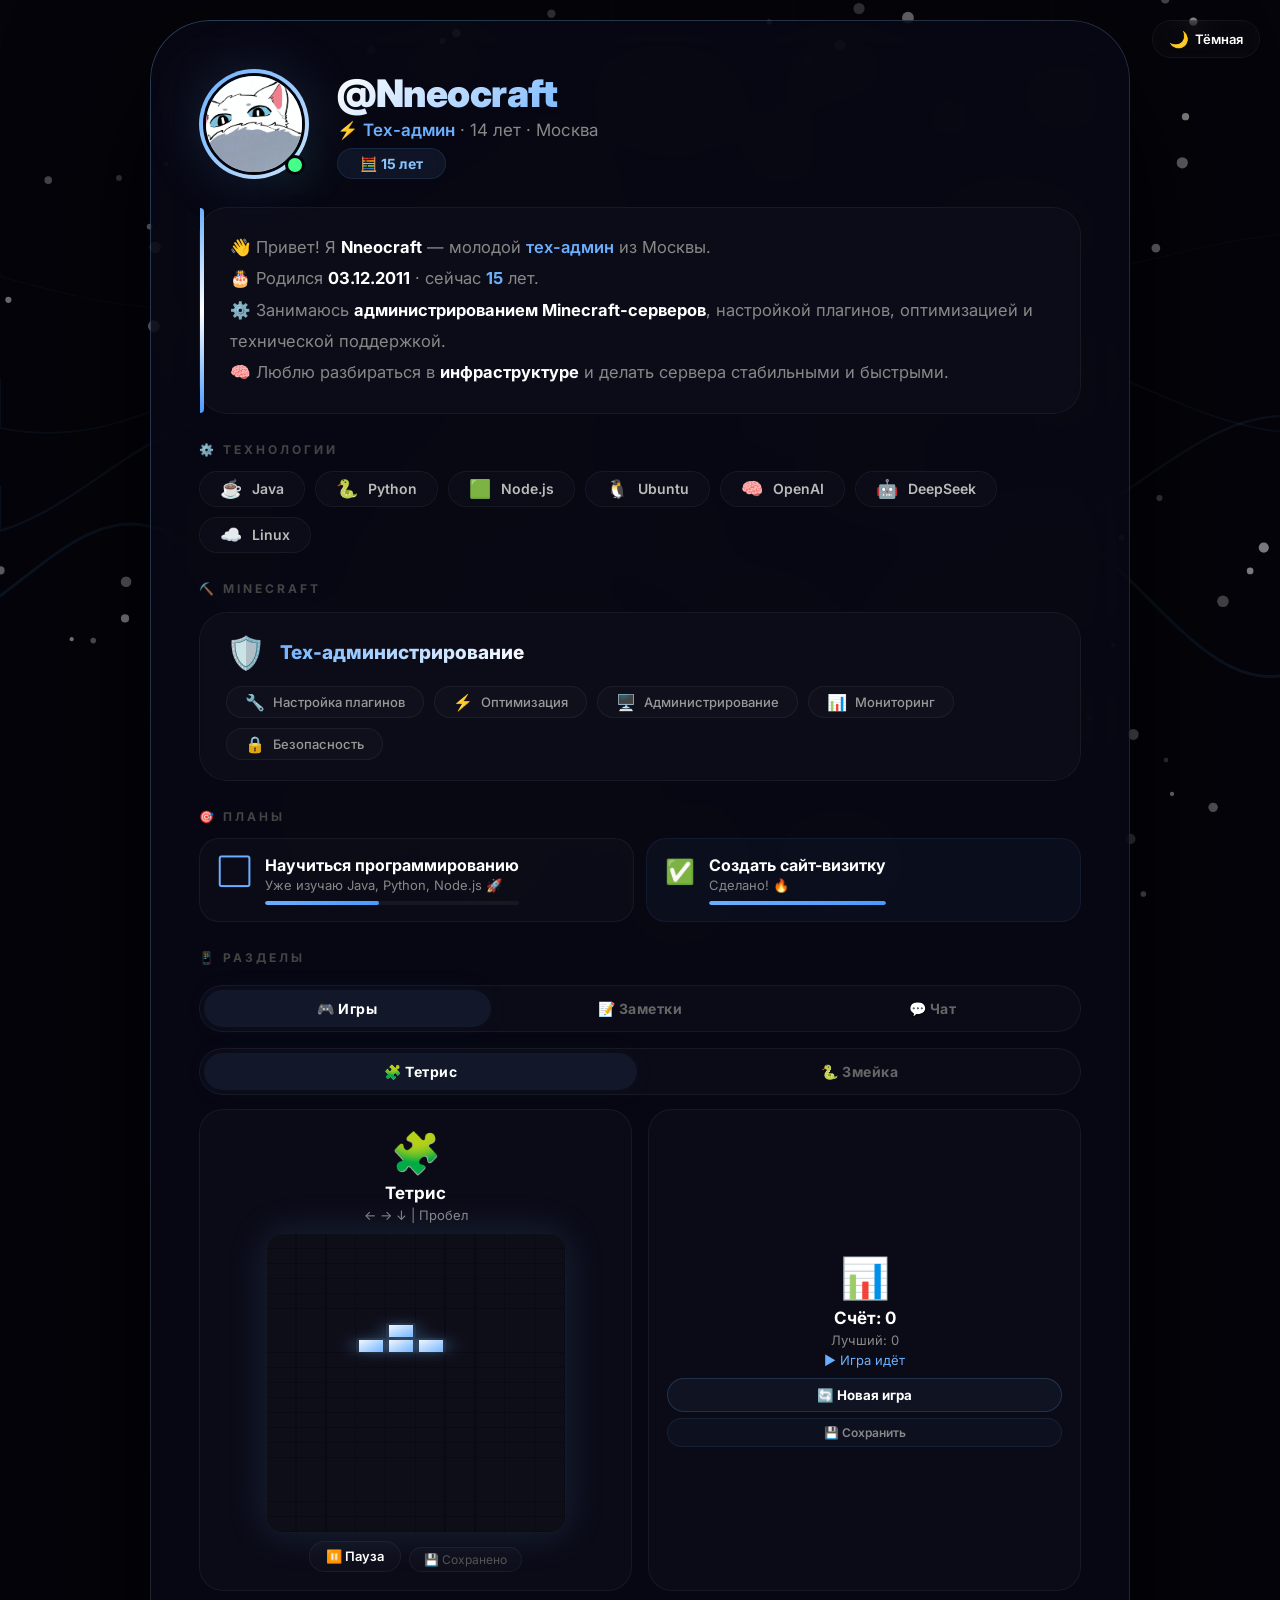
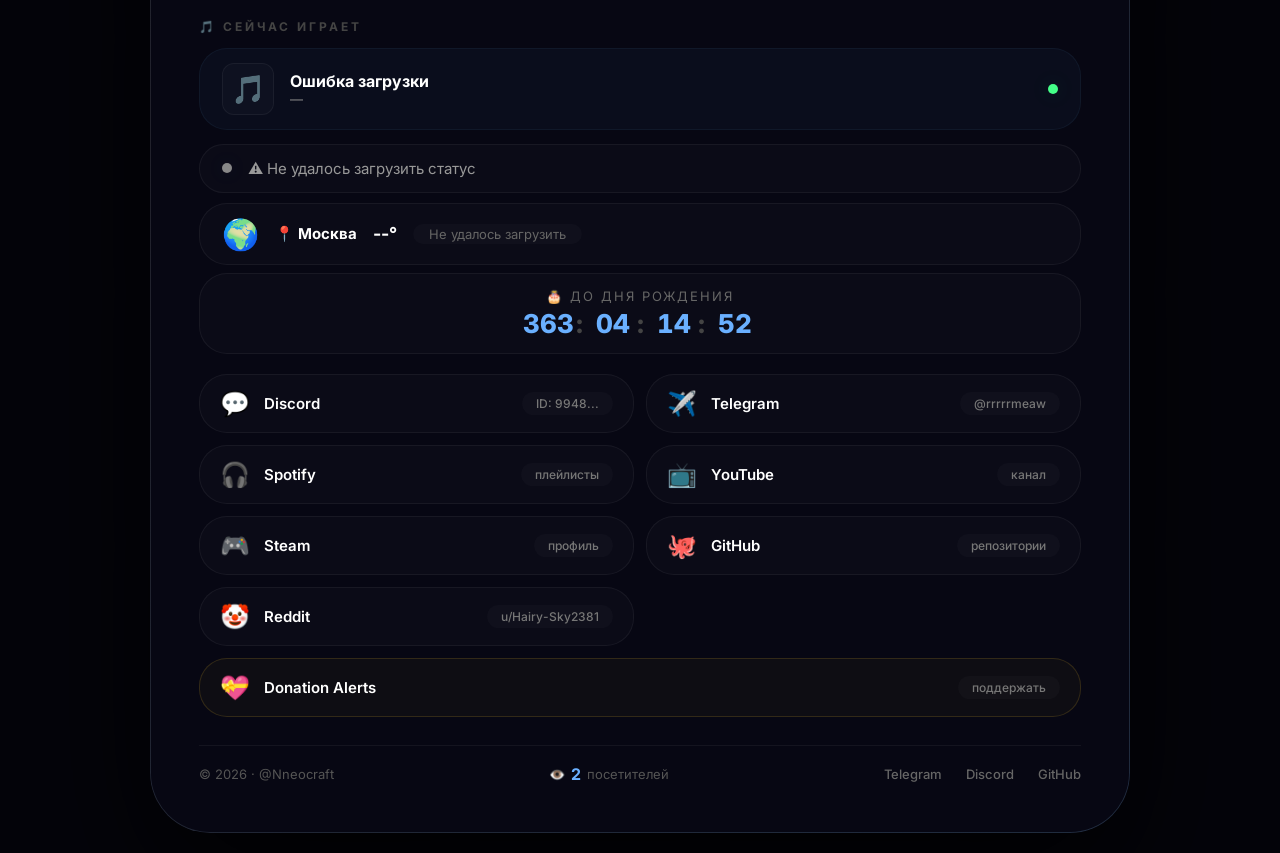
<file: deepseek_html_20260629_18b23a (2).html>
<!DOCTYPE html>
<html lang="ru">
<head>
    <meta charset="UTF-8" />
    <meta name="viewport" content="width=device-width, initial-scale=1.0, maximum-scale=1.0, user-scalable=no"/>
    <title>Nneocraft · Тех-админ</title>
    <style>
        /* === ИМПОРТ ШРИФТА === */
        @import url('https://fonts.googleapis.com/css2?family=Inter:opsz,wght@14..32,400;14..32,600;14..32,700;14..32,800;14..32,900&display=swap');

        /* === ПЕРЕМЕННЫЕ ДЛЯ ТЕМ === */
        :root {
            --bg: #04040a;
            --card-bg: rgba(10, 10, 22, 0.78);
            --text: #fff;
            --text-secondary: #888;
            --border: rgba(255, 255, 255, 0.05);
            --border-hover: rgba(100, 180, 255, 0.12);
            --accent: #6ab0ff;
            --accent-glow: rgba(100, 180, 255, 0.15);
            --shadow: 0 50px 140px rgba(0,0,0,0.85);
            --glass: rgba(255,255,255,0.02);
            --glass-hover: rgba(255,255,255,0.04);
        }

        [data-theme="dark"] {
            --bg: #04040a;
            --card-bg: rgba(10, 10, 22, 0.78);
            --text: #fff;
            --text-secondary: #888;
            --border: rgba(255, 255, 255, 0.05);
            --border-hover: rgba(100, 180, 255, 0.12);
            --accent: #6ab0ff;
            --accent-glow: rgba(100, 180, 255, 0.15);
            --shadow: 0 50px 140px rgba(0,0,0,0.85);
            --glass: rgba(255,255,255,0.02);
            --glass-hover: rgba(255,255,255,0.04);
        }

        [data-theme="light"] {
            --bg: #f0f4ff;
            --card-bg: rgba(255, 255, 255, 0.7);
            --text: #1a1a2e;
            --text-secondary: #555;
            --border: rgba(0,0,0,0.05);
            --border-hover: rgba(100, 180, 255, 0.2);
            --accent: #4a7aff;
            --accent-glow: rgba(100, 180, 255, 0.1);
            --shadow: 0 50px 140px rgba(100, 150, 255, 0.08);
            --glass: rgba(0,0,0,0.02);
            --glass-hover: rgba(0,0,0,0.04);
        }

        [data-theme="blue"] {
            --bg: #000b1a;
            --card-bg: rgba(0, 20, 50, 0.78);
            --text: #c8e6ff;
            --text-secondary: #6a9bc7;
            --border: rgba(100, 200, 255, 0.08);
            --border-hover: rgba(100, 200, 255, 0.2);
            --accent: #4fc3f7;
            --accent-glow: rgba(79, 195, 247, 0.15);
            --shadow: 0 50px 140px rgba(0,50,100,0.85);
            --glass: rgba(100, 200, 255, 0.03);
            --glass-hover: rgba(100, 200, 255, 0.06);
        }

        [data-theme="purple"] {
            --bg: #0a0015;
            --card-bg: rgba(20, 5, 40, 0.78);
            --text: #f0d6ff;
            --text-secondary: #a87bc7;
            --border: rgba(200, 100, 255, 0.08);
            --border-hover: rgba(200, 100, 255, 0.2);
            --accent: #b388ff;
            --accent-glow: rgba(179, 136, 255, 0.15);
            --shadow: 0 50px 140px rgba(50,0,100,0.85);
            --glass: rgba(200, 100, 255, 0.03);
            --glass-hover: rgba(200, 100, 255, 0.06);
        }

        /* === БАЗА === */
        * {
            margin: 0;
            padding: 0;
            box-sizing: border-box;
        }

        body {
            font-family: 'Inter', -apple-system, sans-serif;
            background: var(--bg);
            color: var(--text);
            min-height: 100vh;
            display: flex;
            align-items: center;
            justify-content: center;
            padding: 20px;
            position: relative;
            overflow-x: hidden;
            transition: background 0.5s ease, color 0.5s ease;
        }

        .card {
            opacity: 0;
            transform: translateY(30px) scale(0.96);
            animation: fadeInUp 0.8s cubic-bezier(0.34, 1.56, 0.64, 1) forwards;
        }

        @keyframes fadeInUp {
            to { opacity: 1; transform: translateY(0) scale(1); }
        }

        /* === ФОН === */
        #bgCanvas, #weatherCanvas {
            position: fixed;
            top: 0; left: 0;
            width: 100%; height: 100%;
            z-index: 0;
            pointer-events: none;
        }

        /* === КАРТОЧКА === */
        .card {
            position: relative;
            z-index: 1;
            max-width: 980px;
            width: 100%;
            background: var(--card-bg);
            backdrop-filter: blur(32px);
            -webkit-backdrop-filter: blur(32px);
            border-radius: 60px;
            padding: 48px;
            border: 1px solid var(--border);
            box-shadow: var(--shadow);
            transition: transform 0.5s cubic-bezier(0.34, 1.56, 0.64, 1),
                        box-shadow 0.5s ease,
                        background 0.5s ease,
                        border-color 0.5s ease;
        }

        .card:hover {
            transform: translateY(-6px) scale(1.002);
        }

        .card::before {
            content: '';
            position: absolute;
            inset: -1px;
            border-radius: 60px;
            padding: 1px;
            background: linear-gradient(135deg, rgba(100, 180, 255, 0.25), rgba(255, 255, 255, 0.06), rgba(100, 180, 255, 0.15));
            -webkit-mask: linear-gradient(#fff 0 0) content-box, linear-gradient(#fff 0 0);
            mask: linear-gradient(#fff 0 0) content-box, linear-gradient(#fff 0 0);
            -webkit-mask-composite: xor;
            mask-composite: exclude;
            pointer-events: none;
            z-index: 0;
        }

        /* === ШАПКА === */
        .header {
            display: flex;
            align-items: center;
            gap: 28px;
            margin-bottom: 28px;
            flex-wrap: wrap;
            position: relative;
            z-index: 1;
        }

        .avatar-wrap { position: relative; flex-shrink: 0; }
        .avatar {
            width: 110px;
            height: 110px;
            border-radius: 50%;
            padding: 4px;
            background: linear-gradient(135deg, #6ab0ff, #ffffff, #4a9aff);
            background-size: 300% 300%;
            animation: gradSpin 6s ease-in-out infinite;
            box-shadow: 0 0 60px var(--accent-glow);
            transition: box-shadow 0.4s ease;
        }
        .avatar:hover { box-shadow: 0 0 100px var(--accent-glow); }
        @keyframes gradSpin {
            0%, 100% { background-position: 0% 50%; }
            50% { background-position: 100% 50%; }
        }
        .avatar img {
            width: 100%;
            height: 100%;
            border-radius: 50%;
            object-fit: cover;
            display: block;
            border: 3px solid var(--bg);
            background: #161622;
        }

        .online-badge {
            position: absolute;
            bottom: 4px;
            right: 4px;
            width: 20px;
            height: 20px;
            background: #44ff88;
            border-radius: 50%;
            border: 3px solid var(--bg);
            box-shadow: 0 0 40px rgba(68, 255, 136, 0.25);
            animation: pulse 2s ease-in-out infinite;
        }
        @keyframes pulse {
            0%, 100% { transform: scale(1); box-shadow: 0 0 20px rgba(68,255,136,0.15); }
            50% { transform: scale(1.15); box-shadow: 0 0 50px rgba(68,255,136,0.35); }
        }

        .name h1 {
            font-size: 38px;
            font-weight: 900;
            letter-spacing: -0.5px;
            background: linear-gradient(135deg, #ffffff 0%, #6ab0ff 50%, #4a9aff 100%);
            background-size: 200% 200%;
            -webkit-background-clip: text;
            -webkit-text-fill-color: transparent;
            animation: gradText 6s ease-in-out infinite;
        }
        @keyframes gradText {
            0%, 100% { background-position: 0% 50%; }
            50% { background-position: 100% 50%; }
        }
        .name .sub {
            font-size: 17px;
            color: var(--text-secondary);
            font-weight: 400;
            margin-top: 4px;
        }
        .name .sub span { color: var(--accent); font-weight: 600; }

        .age-chip {
            display: inline-block;
            background: rgba(100, 180, 255, 0.08);
            padding: 6px 22px;
            border-radius: 40px;
            font-size: 14px;
            font-weight: 700;
            color: #8ac4ff;
            border: 1px solid rgba(100, 180, 255, 0.12);
            margin-top: 8px;
            backdrop-filter: blur(8px);
            transition: all 0.3s ease;
            cursor: default;
            letter-spacing: 0.3px;
        }
        .age-chip:hover {
            background: rgba(100, 180, 255, 0.14);
            border-color: rgba(100, 180, 255, 0.25);
            transform: scale(1.03);
            box-shadow: 0 0 30px rgba(100, 180, 255, 0.05);
        }

        /* === БИО === */
        .bio {
            color: var(--text-secondary);
            line-height: 1.9;
            font-size: 16.5px;
            margin: 18px 0 26px 0;
            padding: 24px 30px;
            background: var(--glass);
            border-radius: 28px;
            border: 1px solid var(--border);
            position: relative;
            z-index: 1;
            backdrop-filter: blur(8px);
            transition: all 0.5s ease;
        }
        .bio::before {
            content: '';
            position: absolute;
            top: 0; left: 0;
            width: 4px;
            height: 100%;
            background: linear-gradient(180deg, #6ab0ff, #ffffff, #4a9aff);
            border-radius: 0 8px 8px 0;
        }
        .bio strong { color: var(--text); font-weight: 700; }
        .bio .hl { color: var(--accent); font-weight: 600; }

        /* === ОБЩИЕ СТИЛИ === */
        .section-title {
            font-size: 12px;
            text-transform: uppercase;
            letter-spacing: 3px;
            color: #444;
            font-weight: 700;
            margin: 28px 0 14px 0;
            transition: color 0.5s ease;
        }

        .tech-wrap {
            display: flex;
            flex-wrap: wrap;
            gap: 10px;
            margin-bottom: 6px;
        }
        .tech {
            background: var(--glass);
            padding: 8px 20px;
            border-radius: 40px;
            font-size: 14px;
            font-weight: 600;
            color: #bbb;
            border: 1px solid var(--border);
            backdrop-filter: blur(8px);
            transition: all 0.3s cubic-bezier(0.34, 1.56, 0.64, 1);
            cursor: default;
            display: flex;
            align-items: center;
            gap: 10px;
        }
        .tech:hover {
            background: rgba(100, 180, 255, 0.07);
            border-color: rgba(100, 180, 255, 0.12);
            color: var(--text);
            transform: translateY(-4px) scale(1.02);
            box-shadow: 0 10px 40px rgba(100, 180, 255, 0.04);
        }
        .tech .icon { font-size: 18px; line-height: 1; }

        /* === MINECRAFT === */
        .mc-block {
            margin: 16px 0 12px 0;
            padding: 20px 26px;
            background: var(--glass);
            border-radius: 28px;
            border: 1px solid var(--border);
            transition: all 0.4s ease;
            backdrop-filter: blur(8px);
        }
        .mc-block:hover {
            background: var(--glass-hover);
            border-color: var(--border-hover);
            box-shadow: 0 0 60px var(--accent-glow);
        }
        .mc-block .head {
            display: flex;
            align-items: center;
            gap: 14px;
            margin-bottom: 14px;
        }
        .mc-block .head .ico { font-size: 32px; }
        .mc-block .head .label {
            font-size: 19px;
            font-weight: 800;
            background: linear-gradient(135deg, #6ab0ff, #ffffff);
            -webkit-background-clip: text;
            -webkit-text-fill-color: transparent;
        }
        .mc-tags {
            display: flex;
            flex-wrap: wrap;
            gap: 10px;
        }
        .mc-tag {
            background: var(--glass);
            padding: 5px 18px;
            border-radius: 30px;
            font-size: 13px;
            font-weight: 500;
            color: #999;
            border: 1px solid var(--border);
            display: flex;
            align-items: center;
            gap: 8px;
            transition: all 0.3s ease;
        }
        .mc-tag:hover {
            background: var(--glass-hover);
            color: var(--text);
            border-color: var(--border-hover);
        }
        .mc-tag .ico { font-size: 16px; }

        /* === ПЛАНЫ === */
        .goals-grid {
            display: grid;
            grid-template-columns: 1fr 1fr;
            gap: 12px;
            margin: 12px 0 6px 0;
        }
        @media (max-width: 540px) { .goals-grid { grid-template-columns: 1fr; } }

        .goal-item {
            background: var(--glass);
            border-radius: 20px;
            padding: 16px 18px;
            border: 1px solid var(--border);
            display: flex;
            align-items: flex-start;
            gap: 14px;
            transition: all 0.3s ease;
            cursor: pointer;
        }
        .goal-item:hover {
            background: var(--glass-hover);
            border-color: var(--border-hover);
            transform: translateX(4px);
        }
        .goal-item.completed {
            background: rgba(100, 180, 255, 0.04);
            border-color: rgba(100, 180, 255, 0.08);
        }
        .goal-item .check { font-size: 24px; flex-shrink: 0; margin-top: 2px; color: var(--accent); }
        .goal-item .content .title { font-size: 16px; font-weight: 700; color: var(--text); }
        .goal-item .content .desc { font-size: 13px; color: var(--text-secondary); margin-top: 2px; }
        .goal-item .content .progress { margin-top: 8px; height: 4px; background: rgba(255,255,255,0.05); border-radius: 4px; overflow: hidden; }
        .goal-item .content .progress .bar { height: 100%; background: linear-gradient(90deg, #6ab0ff, #4a9aff); border-radius: 4px; transition: width 0.6s ease; }

        /* === ВКЛАДКИ === */
        .tabs {
            display: flex;
            gap: 6px;
            margin: 20px 0 16px 0;
            background: var(--glass);
            border-radius: 40px;
            padding: 4px;
            border: 1px solid var(--border);
            flex-wrap: wrap;
        }
        @media (max-width: 600px) { .tabs { border-radius: 24px; flex-direction: column; } }

        .tab-btn {
            flex: 1;
            padding: 10px 18px;
            border: none;
            background: transparent;
            color: #666;
            font-family: 'Inter', sans-serif;
            font-weight: 700;
            font-size: 14px;
            border-radius: 36px;
            cursor: pointer;
            transition: all 0.3s ease;
            letter-spacing: 0.5px;
            min-width: 70px;
        }
        .tab-btn:hover { color: #aaa; background: var(--glass-hover); }
        .tab-btn.active {
            background: rgba(100, 180, 255, 0.08);
            color: var(--text);
            box-shadow: 0 0 30px rgba(100, 180, 255, 0.04);
        }
        .tab-content { display: none; animation: fadeUp 0.4s ease; }
        .tab-content.active { display: block; }
        @keyframes fadeUp {
            from { opacity: 0; transform: translateY(12px); }
            to { opacity: 1; transform: translateY(0); }
        }

        /* === ИГРЫ === */
        .game-grid {
            display: grid;
            grid-template-columns: 1fr 1fr;
            gap: 16px;
        }
        @media (max-width: 640px) { .game-grid { grid-template-columns: 1fr; } }

        .game-card {
            background: var(--glass);
            border-radius: 24px;
            padding: 18px;
            border: 1px solid var(--border);
            text-align: center;
            transition: all 0.3s ease;
            cursor: pointer;
        }
        .game-card:hover {
            background: var(--glass-hover);
            border-color: var(--border-hover);
            transform: translateY(-4px) scale(1.01);
            box-shadow: 0 12px 40px rgba(0,0,0,0.2);
        }
        .game-card .icon { font-size: 40px; margin-bottom: 6px; display: block; }
        .game-card .title { font-size: 17px; font-weight: 700; margin-bottom: 4px; color: var(--text); }
        .game-card .desc { font-size: 13px; color: var(--text-secondary); }

        .game-canvas-wrap {
            display: flex;
            justify-content: center;
            margin-top: 10px;
        }
        .game-canvas-wrap canvas {
            border-radius: 16px;
            background: rgba(10, 10, 22, 0.6);
            border: 1px solid var(--border);
            box-shadow: 0 0 40px var(--accent-glow);
            width: 100%;
            max-width: 300px;
            height: auto;
            aspect-ratio: 1 / 1;
            image-rendering: pixelated;
        }

        .game-save-status {
            font-size: 12px;
            color: #555;
            margin-top: 6px;
            padding: 4px 14px;
            border-radius: 20px;
            background: var(--glass);
            border: 1px solid var(--border);
            display: inline-block;
        }

        /* === МОБИЛЬНОЕ УПРАВЛЕНИЕ === */
        .mobile-controls {
            display: none;
            grid-template-columns: repeat(3, 1fr);
            gap: 6px;
            max-width: 180px;
            margin: 10px auto 0;
        }
        .mobile-controls button {
            background: var(--glass);
            border: 1px solid var(--border);
            border-radius: 12px;
            color: var(--text);
            font-size: 22px;
            padding: 8px;
            cursor: pointer;
            transition: all 0.15s ease;
            touch-action: manipulation;
            user-select: none;
            -webkit-user-select: none;
        }
        .mobile-controls button:active {
            transform: scale(0.88);
            background: rgba(100, 180, 255, 0.15);
        }
        .mobile-controls .empty { visibility: hidden; }
        @media (pointer: coarse) { .mobile-controls { display: grid; } }

        /* === СПОТИФАЙ === */
        .spotify-real {
            background: rgba(100, 180, 255, 0.04);
            border-radius: 28px;
            padding: 14px 22px;
            border: 1px solid rgba(100, 180, 255, 0.06);
            display: flex;
            align-items: center;
            gap: 16px;
            margin: 8px 0 4px 0;
            transition: all 0.4s ease;
        }
        .spotify-real:hover {
            background: rgba(100, 180, 255, 0.06);
            border-color: rgba(100, 180, 255, 0.1);
        }
        .spotify-artwork {
            width: 52px;
            height: 52px;
            border-radius: 12px;
            background: var(--glass);
            display: flex;
            align-items: center;
            justify-content: center;
            font-size: 28px;
            flex-shrink: 0;
            border: 1px solid var(--border);
        }
        .spotify-info { flex: 1; min-width: 0; }
        .spotify-track {
            font-size: 16px;
            font-weight: 700;
            color: var(--text);
            white-space: nowrap;
            overflow: hidden;
            text-overflow: ellipsis;
        }
        .spotify-artist {
            font-size: 13px;
            color: var(--text-secondary);
            white-space: nowrap;
            overflow: hidden;
            text-overflow: ellipsis;
        }
        .spotify-status-dot {
            width: 10px;
            height: 10px;
            border-radius: 50%;
            background: #44ff88;
            flex-shrink: 0;
            animation: pulse 1.6s ease-in-out infinite;
            box-shadow: 0 0 20px rgba(68, 255, 136, 0.15);
        }
        .spotify-status-dot.paused { background: #ffaa44; }

        /* === СТАТУС ИЗ DISCORD === */
        .discord-status {
            background: var(--glass);
            border-radius: 28px;
            padding: 14px 22px;
            border: 1px solid var(--border);
            display: flex;
            align-items: center;
            gap: 16px;
            margin: 14px 0 10px 0;
            transition: all 0.4s ease;
        }
        .discord-status:hover {
            background: var(--glass-hover);
            border-color: var(--border-hover);
        }
        .discord-dot {
            width: 10px;
            height: 10px;
            border-radius: 50%;
            background: #888;
            flex-shrink: 0;
            transition: background 0.3s ease;
            box-shadow: 0 0 20px rgba(100, 180, 255, 0.1);
        }
        .discord-status .text { color: #999; font-size: 15px; }
        .discord-status .text strong { color: var(--text); font-weight: 600; }
        .discord-status .text .game { color: var(--accent); font-weight: 700; }
        .discord-status .text .details { color: var(--text-secondary); }

        /* === ПОГОДА === */
        .weather {
            display: flex;
            align-items: center;
            gap: 16px;
            background: var(--glass);
            border-radius: 28px;
            padding: 12px 22px;
            border: 1px solid var(--border);
            margin: 8px 0 4px 0;
            flex-wrap: wrap;
            transition: all 0.4s ease;
        }
        .weather:hover {
            background: var(--glass-hover);
            border-color: var(--border-hover);
        }
        .weather .ico { font-size: 30px; }
        .weather .city { color: #aaa; font-size: 15px; }
        .weather .city strong { color: var(--text); }
        .weather .temp { color: var(--text); font-weight: 700; font-size: 18px; }
        .weather .desc {
            color: #666;
            font-size: 13px;
            background: var(--glass);
            padding: 2px 16px;
            border-radius: 30px;
        }

        /* === ТАЙМЕР === */
        .birthday-timer {
            background: var(--glass);
            border-radius: 28px;
            padding: 14px 22px;
            border: 1px solid var(--border);
            text-align: center;
            margin: 8px 0 4px 0;
            transition: all 0.4s ease;
        }
        .birthday-timer:hover {
            background: var(--glass-hover);
            border-color: var(--border-hover);
        }
        .birthday-timer .label { font-size: 13px; color: #666; text-transform: uppercase; letter-spacing: 2px; }
        .birthday-timer .time {
            font-size: 26px;
            font-weight: 800;
            color: var(--accent);
            margin-top: 4px;
            font-variant-numeric: tabular-nums;
        }
        .birthday-timer .time span { display: inline-block; min-width: 44px; }
        .birthday-timer .time .sep { color: #444; min-width: 10px; }

        /* === ЧАТ === */
        .chat-container {
            background: var(--glass);
            border-radius: 28px;
            padding: 18px 22px;
            border: 1px solid var(--border);
            margin: 8px 0 4px 0;
            transition: all 0.4s ease;
        }
        .chat-container:hover {
            background: var(--glass-hover);
            border-color: var(--border-hover);
        }
        .chat-messages {
            max-height: 180px;
            overflow-y: auto;
            display: flex;
            flex-direction: column;
            gap: 6px;
            margin-bottom: 10px;
            padding-right: 4px;
        }
        .chat-messages::-webkit-scrollbar { width: 4px; }
        .chat-messages::-webkit-scrollbar-track { background: var(--glass); border-radius: 4px; }
        .chat-messages::-webkit-scrollbar-thumb { background: var(--accent); border-radius: 4px; }

        .chat-msg {
            background: var(--glass);
            padding: 8px 14px;
            border-radius: 16px;
            border: 1px solid var(--border);
            font-size: 14px;
            line-height: 1.5;
            animation: fadeUp 0.3s ease;
            max-width: 85%;
        }
        .chat-msg.self {
            align-self: flex-end;
            background: rgba(100, 180, 255, 0.06);
            border-color: rgba(100, 180, 255, 0.1);
        }
        .chat-msg .name { font-weight: 700; color: var(--accent); font-size: 13px; }
        .chat-msg .time { font-size: 10px; color: #555; margin-left: 8px; }
        .chat-msg .text { color: var(--text-secondary); margin-top: 2px; }

        .chat-input-row {
            display: flex;
            gap: 8px;
            flex-wrap: wrap;
        }
        .chat-input-row input {
            flex: 1;
            min-width: 80px;
            padding: 8px 14px;
            border-radius: 20px;
            border: 1px solid var(--border);
            background: var(--glass);
            color: var(--text);
            font-family: 'Inter', sans-serif;
            font-size: 14px;
            outline: none;
            transition: all 0.3s ease;
        }
        .chat-input-row input:focus {
            border-color: var(--accent);
            box-shadow: 0 0 30px var(--accent-glow);
        }
        .chat-input-row input::placeholder { color: #555; }
        .chat-input-row button {
            padding: 8px 18px;
            border-radius: 20px;
            border: 1px solid var(--accent);
            background: rgba(100, 180, 255, 0.08);
            color: var(--accent);
            font-weight: 700;
            cursor: pointer;
            font-family: 'Inter', sans-serif;
            transition: all 0.3s ease;
            font-size: 18px;
        }
        .chat-input-row button:hover {
            background: rgba(100, 180, 255, 0.15);
            box-shadow: 0 0 40px var(--accent-glow);
        }

        /* === ЗАМЕТКИ === */
        .notes-grid {
            display: grid;
            grid-template-columns: 1fr 1fr;
            gap: 12px;
            margin: 8px 0;
        }
        @media (max-width: 540px) { .notes-grid { grid-template-columns: 1fr; } }

        .note-card {
            background: var(--glass);
            border-radius: 20px;
            padding: 16px 18px;
            border: 1px solid var(--border);
            transition: all 0.3s ease;
            position: relative;
        }
        .note-card:hover {
            background: var(--glass-hover);
            border-color: var(--border-hover);
            transform: translateY(-3px);
        }
        .note-card .sticker { font-size: 28px; margin-bottom: 4px; display: block; }
        .note-card .title { font-size: 16px; font-weight: 700; color: var(--text); }
        .note-card .content { font-size: 14px; color: var(--text-secondary); margin-top: 4px; line-height: 1.5; }
        .note-card .date { font-size: 10px; color: #555; margin-top: 8px; }
        .note-card .delete-btn {
            position: absolute;
            top: 8px;
            right: 10px;
            background: none;
            border: none;
            color: #555;
            cursor: pointer;
            font-size: 16px;
            transition: 0.3s;
        }
        .note-card .delete-btn:hover { color: #ff6b6b; }

        .notes-input-row {
            display: flex;
            gap: 8px;
            flex-wrap: wrap;
            margin-top: 10px;
        }
        .notes-input-row input, .notes-input-row select {
            padding: 8px 14px;
            border-radius: 20px;
            border: 1px solid var(--border);
            background: var(--glass);
            color: var(--text);
            font-family: 'Inter', sans-serif;
            font-size: 14px;
            outline: none;
            transition: all 0.3s ease;
            flex: 1;
            min-width: 80px;
        }
        .notes-input-row input:focus, .notes-input-row select:focus {
            border-color: var(--accent);
            box-shadow: 0 0 30px var(--accent-glow);
        }
        .notes-input-row input::placeholder { color: #555; }
        .notes-input-row select option { background: var(--bg); color: var(--text); }
        .notes-input-row button {
            padding: 8px 20px;
            border-radius: 20px;
            border: 1px solid var(--accent);
            background: rgba(100, 180, 255, 0.08);
            color: var(--accent);
            font-weight: 700;
            cursor: pointer;
            font-family: 'Inter', sans-serif;
            transition: all 0.3s ease;
            font-size: 18px;
        }
        .notes-input-row button:hover {
            background: rgba(100, 180, 255, 0.15);
            box-shadow: 0 0 40px var(--accent-glow);
        }

        /* === ССЫЛКИ === */
        .links {
            display: grid;
            grid-template-columns: 1fr 1fr;
            gap: 12px;
            margin: 20px 0 10px 0;
        }
        @media (max-width: 540px) { .links { grid-template-columns: 1fr; } }

        .link {
            display: flex;
            align-items: center;
            gap: 14px;
            padding: 14px 20px;
            background: var(--glass);
            border-radius: 28px;
            border: 1px solid var(--border);
            color: var(--text);
            text-decoration: none;
            font-weight: 600;
            font-size: 15px;
            transition: all 0.3s cubic-bezier(0.34, 1.56, 0.64, 1);
            position: relative;
            overflow: hidden;
        }
        .link::after {
            content: '';
            position: absolute;
            inset: 0;
            background: linear-gradient(135deg, rgba(100, 180, 255, 0.04), rgba(255,255,255,0.01));
            opacity: 0;
            transition: opacity 0.4s ease;
        }
        .link:hover::after { opacity: 1; }
        .link:hover {
            background: var(--glass-hover);
            border-color: var(--border-hover);
            transform: translateY(-4px) scale(1.01);
            box-shadow: 0 16px 50px rgba(0,0,0,0.25);
        }
        .link .ico { font-size: 24px; position: relative; z-index: 1; }
        .link .label { flex: 1; position: relative; z-index: 1; }
        .link .chip {
            font-size: 12px;
            background: var(--glass);
            padding: 4px 14px;
            border-radius: 30px;
            color: #777;
            font-weight: 500;
            position: relative;
            z-index: 1;
            transition: all 0.3s ease;
        }
        .link:hover .chip {
            background: var(--glass-hover);
            color: #aaa;
        }
        .link.full {
            grid-column: 1 / -1;
            justify-content: center;
            background: rgba(100, 180, 255, 0.04);
            border-color: rgba(100, 180, 255, 0.06);
        }
        .link.full:hover {
            background: rgba(100, 180, 255, 0.08);
            border-color: rgba(100, 180, 255, 0.12);
        }

        /* === ФУТЕР === */
        .footer {
            margin-top: 28px;
            padding-top: 18px;
            border-top: 1px solid var(--border);
            display: flex;
            justify-content: space-between;
            align-items: center;
            flex-wrap: wrap;
            gap: 12px;
            font-size: 13px;
            color: #555;
            transition: all 0.5s ease;
        }
        .footer a { color: #666; text-decoration: none; transition: color 0.3s ease; font-weight: 500; }
        .footer a:hover { color: var(--accent); }
        .footer .social { display: flex; gap: 24px; }

        /* === КНОПКА ТЕМЫ === */
        .theme-toggle {
            position: fixed;
            top: 20px;
            right: 20px;
            z-index: 100;
            background: var(--glass);
            border: 1px solid var(--border);
            border-radius: 40px;
            padding: 8px 16px;
            color: var(--text);
            font-family: 'Inter', sans-serif;
            font-weight: 600;
            font-size: 13px;
            cursor: pointer;
            backdrop-filter: blur(12px);
            transition: all 0.3s ease;
            display: flex;
            align-items: center;
            gap: 6px;
        }
        .theme-toggle:hover {
            background: var(--glass-hover);
            border-color: var(--border-hover);
            transform: scale(1.03);
        }
        .theme-toggle .theme-icon { font-size: 16px; }

        /* === ПОСЕТИТЕЛИ === */
        .visitors {
            display: flex;
            align-items: center;
            gap: 6px;
            font-size: 13px;
            color: #555;
        }
        .visitors .count {
            font-weight: 700;
            color: var(--accent);
            font-size: 16px;
        }

        /* === АДАПТИВ === */
        @media (max-width: 640px) {
            .card { padding: 24px; border-radius: 32px; }
            .header { gap: 16px; }
            .avatar { width: 76px; height: 76px; }
            .name h1 { font-size: 24px; }
            .bio { padding: 16px 18px; font-size: 15px; }
            .link { padding: 12px 16px; font-size: 14px; }
            .tech { font-size: 13px; padding: 6px 16px; }
            .footer { flex-direction: column; text-align: center; }
            .mc-block { padding: 14px 16px; }
            .tabs { flex-direction: column; border-radius: 24px; }
            .tab-btn { padding: 8px; }
            .game-card { padding: 14px; }
            .game-canvas-wrap canvas { max-width: 200px; }
            .theme-toggle { top: 12px; right: 12px; padding: 6px 12px; font-size: 12px; }
            .goals-grid { grid-template-columns: 1fr; }
            .birthday-timer .time { font-size: 20px; }
            .birthday-timer .time span { min-width: 32px; }
            .notes-grid { grid-template-columns: 1fr; }
            .chat-input-row { flex-direction: column; }
            .chat-input-row input { min-width: 100%; }
        }
        @media (max-width: 400px) {
            .card { padding: 16px; border-radius: 24px; }
            .name h1 { font-size: 20px; }
            .avatar { width: 60px; height: 60px; }
            .bio { padding: 12px 14px; font-size: 14px; }
            .game-canvas-wrap canvas { max-width: 160px; }
            .birthday-timer .time { font-size: 16px; }
            .birthday-timer .time span { min-width: 24px; }
        }
    </style>
</head>
<body>

    <!-- ===== ФОН ===== -->
    <canvas id="bgCanvas"></canvas>
    <canvas id="weatherCanvas"></canvas>

    <!-- ===== КНОПКА СМЕНЫ ТЕМЫ ===== -->
    <button class="theme-toggle" id="themeToggle" title="Сменить тему">
        <span class="theme-icon" id="themeIcon">🌙</span>
        <span id="themeLabel">Тёмная</span>
    </button>

    <!-- ===== ОСНОВНАЯ КАРТОЧКА ===== -->
    <div class="card">

        <!-- ===== ШАПКА ===== -->
        <div class="header">
            <div class="avatar-wrap">
                <div class="avatar">
                    <img src="avatar.png" alt="Nneocraft"
                         onerror="this.src='https://ui-avatars.com/api/?name=Nneocraft&size=110&background=0a0a16&color=6ab0ff&bold=true'">
                </div>
                <div class="online-badge"></div>
            </div>
            <div class="name">
                <h1>@Nneocraft</h1>
                <div class="sub">⚡ <span>Тех-админ</span> · 14 лет · Москва</div>
                <div class="age-chip" id="ageDisplay">🧮 14 лет</div>
            </div>
        </div>

        <!-- ===== БИО ===== -->
        <div class="bio">
            👋 Привет! Я <strong>Nneocraft</strong> — молодой <span class="hl">тех-админ</span> из Москвы.<br>
            🎂 Родился <strong>03.12.2011</strong> · сейчас <span id="ageInline" style="color:var(--accent);font-weight:700;">14</span> лет.<br>
            ⚙️ Занимаюсь <strong>администрированием Minecraft-серверов</strong>, настройкой плагинов, оптимизацией и технической поддержкой.<br>
            🧠 Люблю разбираться в <strong>инфраструктуре</strong> и делать сервера стабильными и быстрыми.
        </div>

        <!-- ===== ТЕХНОЛОГИИ ===== -->
        <div class="section-title">⚙️ Технологии</div>
        <div class="tech-wrap">
            <span class="tech"><span class="icon">☕</span> Java</span>
            <span class="tech"><span class="icon">🐍</span> Python</span>
            <span class="tech"><span class="icon">🟩</span> Node.js</span>
            <span class="tech"><span class="icon">🐧</span> Ubuntu</span>
            <span class="tech"><span class="icon">🧠</span> OpenAI</span>
            <span class="tech"><span class="icon">🤖</span> DeepSeek</span>
            <span class="tech"><span class="icon">☁️</span> Linux</span>
        </div>

        <!-- ===== MINECRAFT ===== -->
        <div class="section-title">⛏️ Minecraft</div>
        <div class="mc-block">
            <div class="head">
                <span class="ico">🛡️</span>
                <span class="label">Тех-администрирование</span>
            </div>
            <div class="mc-tags">
                <span class="mc-tag"><span class="ico">🔧</span> Настройка плагинов</span>
                <span class="mc-tag"><span class="ico">⚡</span> Оптимизация</span>
                <span class="mc-tag"><span class="ico">🖥️</span> Администрирование</span>
                <span class="mc-tag"><span class="ico">📊</span> Мониторинг</span>
                <span class="mc-tag"><span class="ico">🔒</span> Безопасность</span>
            </div>
        </div>

        <!-- ===== ПЛАНЫ ===== -->
        <div class="section-title">🎯 Планы</div>
        <div class="goals-grid">
            <div class="goal-item" onclick="toggleGoal(this)">
                <span class="check">⬜</span>
                <div class="content">
                    <div class="title">Научиться программированию</div>
                    <div class="desc">Уже изучаю Java, Python, Node.js 🚀</div>
                    <div class="progress"><div class="bar" style="width:45%"></div></div>
                </div>
            </div>
            <div class="goal-item completed" onclick="toggleGoal(this)">
                <span class="check">✅</span>
                <div class="content">
                    <div class="title">Создать сайт-визитку</div>
                    <div class="desc">Сделано! 🔥</div>
                    <div class="progress"><div class="bar" style="width:100%"></div></div>
                </div>
            </div>
        </div>

        <!-- ===== ВКЛАДКИ ===== -->
        <div class="section-title">📱 Разделы</div>
        <div class="tabs">
            <button class="tab-btn active" data-tab="games">🎮 Игры</button>
            <button class="tab-btn" data-tab="notes">📝 Заметки</button>
            <button class="tab-btn" data-tab="chat">💬 Чат</button>
        </div>

        <!-- ===== ИГРЫ ===== -->
        <div class="tab-content active" id="tab-games">
            <div class="tabs" style="margin-top:0;margin-bottom:14px;">
                <button class="tab-btn active" data-tab="tetris">🧩 Тетрис</button>
                <button class="tab-btn" data-tab="snake">🐍 Змейка</button>
            </div>

            <!-- Тетрис -->
            <div class="tab-content active" id="tab-tetris">
                <div class="game-grid">
                    <div class="game-card">
                        <span class="icon">🧩</span>
                        <div class="title">Тетрис</div>
                        <div class="desc">← → ↓ | Пробел</div>
                        <div class="game-canvas-wrap">
                            <canvas id="tetrisCanvas" width="200" height="400"></canvas>
                        </div>
                        <div style="display:flex;gap:8px;justify-content:center;margin-top:8px;flex-wrap:wrap;">
                            <button onclick="toggleTetrisPause()" style="padding:4px 16px;border-radius:20px;border:1px solid var(--border);background:var(--glass);color:var(--text);font-family:'Inter',sans-serif;font-weight:600;cursor:pointer;transition:0.3s;font-size:13px;">⏸️ Пауза</button>
                            <div class="game-save-status" id="tetrisSaveStatus">💾 Сохранено</div>
                        </div>
                        <div class="mobile-controls" id="tetrisMobile">
                            <button data-tetris="left">◀</button>
                            <button data-tetris="rotate">🔄</button>
                            <button data-tetris="right">▶</button>
                            <button data-tetris="down">▼</button>
                            <button data-tetris="drop">⬇⬇</button>
                            <div class="empty"></div>
                        </div>
                    </div>
                    <div class="game-card" style="display:flex;flex-direction:column;justify-content:center;">
                        <span class="icon">📊</span>
                        <div class="title" id="tetrisScore">Счёт: 0</div>
                        <div class="desc">Лучший: <span id="tetrisBest">0</span></div>
                        <div class="desc" id="tetrisStatus" style="color:var(--accent);margin-top:4px;">▶ Игра идёт</div>
                        <button onclick="resetTetris()" style="margin-top:10px;padding:8px 20px;border-radius:30px;border:1px solid rgba(100,180,255,0.2);background:rgba(100,180,255,0.05);color:var(--text);font-weight:700;cursor:pointer;font-family:'Inter',sans-serif;transition:0.3s;">🔄 Новая игра</button>
                        <button onclick="saveTetrisProgress()" style="margin-top:6px;padding:6px 18px;border-radius:30px;border:1px solid rgba(100,180,255,0.1);background:rgba(100,180,255,0.03);color:#888;font-weight:600;cursor:pointer;font-family:'Inter',sans-serif;transition:0.3s;font-size:12px;">💾 Сохранить</button>
                    </div>
                </div>
            </div>

            <!-- Змейка -->
            <div class="tab-content" id="tab-snake">
                <div class="game-grid">
                    <div class="game-card">
                        <span class="icon">🐍</span>
                        <div class="title">Змейка</div>
                        <div class="desc">↑ ↓ ← →</div>
                        <div class="game-canvas-wrap">
                            <canvas id="snakeCanvas" width="300" height="300"></canvas>
                        </div>
                        <div style="display:flex;gap:8px;justify-content:center;margin-top:8px;flex-wrap:wrap;">
                            <button onclick="toggleSnakePause()" style="padding:4px 16px;border-radius:20px;border:1px solid var(--border);background:var(--glass);color:var(--text);font-family:'Inter',sans-serif;font-weight:600;cursor:pointer;transition:0.3s;font-size:13px;">⏸️ Пауза</button>
                            <div class="game-save-status" id="snakeSaveStatus">💾 Сохранено</div>
                        </div>
                        <div class="mobile-controls" id="snakeMobile">
                            <button data-snake="up">▲</button>
                            <button data-snake="left">◀</button>
                            <button data-snake="down">▼</button>
                            <button data-snake="right">▶</button>
                        </div>
                    </div>
                    <div class="game-card" style="display:flex;flex-direction:column;justify-content:center;">
                        <span class="icon">🎯</span>
                        <div class="title" id="snakeScore">Счёт: 0</div>
                        <div class="desc">Лучший: <span id="snakeBest">0</span></div>
                        <div class="desc" id="snakeStatus" style="color:var(--accent);margin-top:4px;">▶ Игра идёт</div>
                        <button onclick="resetSnake()" style="margin-top:10px;padding:8px 20px;border-radius:30px;border:1px solid rgba(100,180,255,0.2);background:rgba(100,180,255,0.05);color:var(--text);font-weight:700;cursor:pointer;font-family:'Inter',sans-serif;transition:0.3s;">🔄 Новая игра</button>
                        <button onclick="saveSnakeProgress()" style="margin-top:6px;padding:6px 18px;border-radius:30px;border:1px solid rgba(100,180,255,0.1);background:rgba(100,180,255,0.03);color:#888;font-weight:600;cursor:pointer;font-family:'Inter',sans-serif;transition:0.3s;font-size:12px;">💾 Сохранить</button>
                    </div>
                </div>
            </div>
        </div>

        <!-- ===== ЗАМЕТКИ ===== -->
        <div class="tab-content" id="tab-notes">
            <div class="section-title">📝 Мои личные заметки</div>
            <div class="notes-grid" id="notesGrid"></div>
            <div class="notes-input-row">
                <input type="text" id="noteTitle" placeholder="Заголовок" maxlength="40">
                <input type="text" id="noteContent" placeholder="Текст заметки" maxlength="200">
                <select id="noteColor">
                    <option value="#1a1a2e">Тёмный</option>
                    <option value="#1a2a3a">Синий</option>
                    <option value="#2a1a3a">Фиолетовый</option>
                    <option value="#3a1a1a">Красный</option>
                    <option value="#1a3a1a">Зелёный</option>
                    <option value="#3a2a1a">Оранжевый</option>
                </select>
                <input type="text" id="noteSticker" placeholder="Стикер" maxlength="2" value="📌">
                <button onclick="addNote()">➕</button>
            </div>
        </div>

        <!-- ===== ЧАТ ===== -->
        <div class="tab-content" id="tab-chat">
            <div class="section-title">💬 Чат</div>
            <div class="chat-container">
                <div class="chat-messages" id="chatMessages"></div>
                <div class="chat-input-row">
                    <input type="text" id="chatName" placeholder="Ваше имя" value="Nneocraft" maxlength="20">
                    <input type="text" id="chatInput" placeholder="Напишите сообщение..." maxlength="200">
                    <button onclick="sendChatMessage()">📤</button>
                </div>
            </div>
        </div>

        <!-- ===== РЕАЛЬНЫЙ СПОТИФАЙ ===== -->
        <div class="section-title">🎵 Сейчас играет</div>
        <div class="spotify-real">
            <div class="spotify-artwork" id="spotifyArtwork">🎵</div>
            <div class="spotify-info">
                <div class="spotify-track" id="spotifyTrack">Загрузка...</div>
                <div class="spotify-artist" id="spotifyArtist">—</div>
            </div>
            <div class="spotify-status-dot" id="spotifyStatusDot"></div>
        </div>

        <!-- ===== РЕАЛЬНЫЙ СТАТУС ИЗ DISCORD ===== -->
        <div class="discord-status" id="discordStatus">
            <div class="discord-dot" id="discordDot"></div>
            <div class="text" id="discordText">🔄 Загрузка статуса...</div>
        </div>

        <!-- ===== ПОГОДА ===== -->
        <div class="weather" id="weatherBlock">
            <span class="ico" id="weatherIcon">🌍</span>
            <span class="city">📍 <strong>Москва</strong></span>
            <span class="temp" id="weatherTemp">--°</span>
            <span class="desc" id="weatherDesc">Загрузка...</span>
        </div>

        <!-- ===== ТАЙМЕР ===== -->
        <div class="birthday-timer">
            <div class="label">🎂 До дня рождения</div>
            <div class="time" id="birthdayTimer">
                <span id="bDays">00</span><span class="sep">:</span>
                <span id="bHours">00</span><span class="sep">:</span>
                <span id="bMinutes">00</span><span class="sep">:</span>
                <span id="bSeconds">00</span>
            </div>
        </div>

        <!-- ===== ССЫЛКИ ===== -->
        <div class="links">
            <a href="https://discord.com/users/994821782819311636" target="_blank" class="link">
                <span class="ico">💬</span>
                <span class="label">Discord</span>
                <span class="chip">ID: 9948...</span>
            </a>
            <a href="https://t.me/rrrrrmeaw" target="_blank" class="link">
                <span class="ico">✈️</span>
                <span class="label">Telegram</span>
                <span class="chip">@rrrrrmeaw</span>
            </a>
            <a href="https://open.spotify.com/user/31pne3umxfi66ta67jsxu7nyx4au" target="_blank" class="link">
                <span class="ico">🎧</span>
                <span class="label">Spotify</span>
                <span class="chip">плейлисты</span>
            </a>
            <a href="https://www.youtube.com/channel/UCZ-XOHXHqoZspb7R5hLSHSA" target="_blank" class="link">
                <span class="ico">📺</span>
                <span class="label">YouTube</span>
                <span class="chip">канал</span>
            </a>
            <a href="https://steamcommunity.com/profiles/76561199697239581" target="_blank" class="link">
                <span class="ico">🎮</span>
                <span class="label">Steam</span>
                <span class="chip">профиль</span>
            </a>
            <a href="https://github.com/vaypcraft-ux" target="_blank" class="link">
                <span class="ico">🐙</span>
                <span class="label">GitHub</span>
                <span class="chip">репозитории</span>
            </a>
            <a href="https://www.reddit.com/u/Hairy-Sky2381" target="_blank" class="link">
                <span class="ico">🤡</span>
                <span class="label">Reddit</span>
                <span class="chip">u/Hairy-Sky2381</span>
            </a>
            <a href="https://www.donationalerts.com/dashboard" target="_blank" class="link full" style="border-color: rgba(255, 200, 50, 0.15); background: rgba(255, 200, 50, 0.03);">
                <span class="ico">💝</span>
                <span class="label">Donation Alerts</span>
                <span class="chip">поддержать</span>
            </a>
        </div>

        <!-- ===== ФУТЕР ===== -->
        <div class="footer">
            <span>© 2026 · @Nneocraft</span>
            <div class="visitors">
                👁️ <span class="count" id="visitorCount">0</span> посетителей
            </div>
            <div class="social">
                <a href="https://t.me/rrrrrmeaw" target="_blank">Telegram</a>
                <a href="https://discord.com/users/994821782819311636" target="_blank">Discord</a>
                <a href="https://github.com/vaypcraft-ux" target="_blank">GitHub</a>
            </div>
        </div>

    </div>

    <script>
        // ============================================================
        // === ТЕМЫ ===
        // ============================================================
        const themes = ['dark', 'light', 'blue', 'purple'];
        const themeLabels = ['🌙 Тёмная', '☀️ Светлая', '💎 Голубая', '🔮 Фиолетовая'];
        const themeIcons = ['🌙', '☀️', '💎', '🔮'];
        let currentThemeIndex = 0;

        document.getElementById('themeToggle').addEventListener('click', function() {
            currentThemeIndex = (currentThemeIndex + 1) % themes.length;
            document.documentElement.setAttribute('data-theme', themes[currentThemeIndex]);
            document.getElementById('themeIcon').textContent = themeIcons[currentThemeIndex];
            document.getElementById('themeLabel').textContent = themeLabels[currentThemeIndex].replace(/[^\s]+ /, '');
            localStorage.setItem('theme', themes[currentThemeIndex]);
        });

        const savedTheme = localStorage.getItem('theme');
        if (savedTheme) {
            const idx = themes.indexOf(savedTheme);
            if (idx !== -1) {
                currentThemeIndex = idx;
                document.documentElement.setAttribute('data-theme', savedTheme);
                document.getElementById('themeIcon').textContent = themeIcons[idx];
                document.getElementById('themeLabel').textContent = themeLabels[idx].replace(/[^\s]+ /, '');
            }
        }

        // ============================================================
        // === ФОН: ВОЛНЫ + НЕОНОВЫЕ ЛИНИИ ===
        // ============================================================
        const bgCanvas = document.getElementById('bgCanvas');
        const bgCtx = bgCanvas.getContext('2d');
        let bgW, bgH, time = 0;

        function resizeBg() {
            bgW = bgCanvas.width = window.innerWidth;
            bgH = bgCanvas.height = window.innerHeight;
        }

        function drawBg() {
            time += 0.008;
            bgCtx.clearRect(0, 0, bgW, bgH);

            for (let i = 0; i < 4; i++) {
                bgCtx.beginPath();
                const offset = i * 0.8;
                const amp = 30 + i * 10;
                const freq = 0.008 + i * 0.002;
                const yBase = bgH * (0.3 + i * 0.12);
                bgCtx.moveTo(0, yBase);
                for (let x = 0; x <= bgW; x += 4) {
                    const y = yBase + Math.sin(x * freq + time * (1.2 + i * 0.3) + offset) * amp +
                        Math.sin(x * freq * 0.5 + time * 0.7 + offset * 2) * amp * 0.4;
                    bgCtx.lineTo(x, y);
                }
                bgCtx.strokeStyle = `rgba(100, 180, 255, ${0.04 + i * 0.015})`;
                bgCtx.lineWidth = 1.5 + i * 0.5;
                bgCtx.stroke();
            }

            for (let i = 0; i < 6; i++) {
                const x = (i / 6) * bgW + Math.sin(time * 0.3 + i * 1.2) * 60;
                bgCtx.beginPath();
                bgCtx.moveTo(x, 0);
                bgCtx.lineTo(x + Math.sin(time * 0.5 + i * 0.9) * 40, bgH);
                bgCtx.strokeStyle = `rgba(100, 180, 255, ${0.02 + i * 0.005})`;
                bgCtx.lineWidth = 1;
                bgCtx.stroke();
            }

            requestAnimationFrame(drawBg);
        }

        window.addEventListener('resize', resizeBg);
        resizeBg();
        drawBg();

        // ============================================================
        // === ПОГОДНЫЙ ЭФФЕКТ ===
        // ============================================================
        const weatherCanvas = document.getElementById('weatherCanvas');
        const wCtx = weatherCanvas.getContext('2d');
        let weatherParticles = [];
        let isSnow = true;

        function resizeWeather() {
            weatherCanvas.width = window.innerWidth;
            weatherCanvas.height = window.innerHeight;
        }

        function initWeather(count) {
            weatherParticles = [];
            for (let i = 0; i < count; i++) {
                weatherParticles.push({
                    x: Math.random() * weatherCanvas.width,
                    y: Math.random() * weatherCanvas.height,
                    size: isSnow ? Math.random() * 4 + 2 : Math.random() * 3 + 1,
                    speed: isSnow ? Math.random() * 1.5 + 0.5 : Math.random() * 6 + 4,
                    wind: Math.random() * 0.5 - 0.25,
                    opacity: Math.random() * 0.6 + 0.3,
                    wobble: Math.random() * 0.02 + 0.01,
                    phase: Math.random() * Math.PI * 2
                });
            }
        }

        function drawWeather() {
            wCtx.clearRect(0, 0, weatherCanvas.width, weatherCanvas.height);
            weatherParticles.forEach(p => {
                p.y += p.speed;
                p.x += p.wind + Math.sin(Date.now() * p.wobble + p.phase) * 0.3;
                if (p.y > weatherCanvas.height) { p.y = -p.size;
                    p.x = Math.random() * weatherCanvas.width; }
                if (p.x > weatherCanvas.width) p.x = 0;
                if (p.x < 0) p.x = weatherCanvas.width;

                if (isSnow) {
                    wCtx.beginPath();
                    wCtx.arc(p.x, p.y, p.size, 0, Math.PI * 2);
                    wCtx.fillStyle = `rgba(255,255,255,${p.opacity * 0.6})`;
                    wCtx.fill();
                } else {
                    wCtx.beginPath();
                    wCtx.moveTo(p.x, p.y);
                    wCtx.lineTo(p.x + 3, p.y + 8);
                    wCtx.lineTo(p.x - 3, p.y + 8);
                    wCtx.closePath();
                    wCtx.fillStyle = `rgba(100, 180, 255, ${p.opacity * 0.4})`;
                    wCtx.fill();
                }
            });
            requestAnimationFrame(drawWeather);
        }

        setInterval(() => { isSnow = !isSnow;
            initWeather(isSnow ? 120 : 80); }, 30000);

        window.addEventListener('resize', () => { resizeWeather();
            initWeather(isSnow ? 120 : 80); });
        resizeWeather();
        initWeather(120);
        drawWeather();

        // ============================================================
        // === ВОЗРАСТ ===
        // ============================================================
        (function() {
            const birth = new Date(2011, 11, 3);

            function getAge() {
                const now = new Date();
                let age = now.getFullYear() - birth.getFullYear();
                const m = now.getMonth() - birth.getMonth();
                const d = now.getDate() - birth.getDate();
                if (m < 0 || (m === 0 && d < 0)) age--;
                return age;
            }

            function update() {
                const a = getAge();
                const el1 = document.getElementById('ageDisplay');
                const el2 = document.getElementById('ageInline');
                if (el1) el1.textContent = `🧮 ${a} лет`;
                if (el2) el2.textContent = a;
            }
            update();
            setInterval(update, 60000);
        })();

        // ============================================================
        // === ТАЙМЕР ДО ДНЯ РОЖДЕНИЯ ===
        // ============================================================
        (function birthdayTimer() {
            const birthDay = 3,
                birthMonth = 11;

            function update() {
                const now = new Date();
                let target = new Date(now.getFullYear(), birthMonth, birthDay);
                if (now > target) target = new Date(now.getFullYear() + 1, birthMonth, birthDay);
                const diff = target - now;
                if (diff <= 0) return;

                const days = Math.floor(diff / (1000 * 60 * 60 * 24));
                const hours = Math.floor((diff % (1000 * 60 * 60 * 24)) / (1000 * 60 * 60));
                const minutes = Math.floor((diff % (1000 * 60 * 60)) / (1000 * 60));
                const seconds = Math.floor((diff % (1000 * 60)) / 1000);

                document.getElementById('bDays').textContent = String(days).padStart(2, '0');
                document.getElementById('bHours').textContent = String(hours).padStart(2, '0');
                document.getElementById('bMinutes').textContent = String(minutes).padStart(2, '0');
                document.getElementById('bSeconds').textContent = String(seconds).padStart(2, '0');
            }
            update();
            setInterval(update, 1000);
        })();

        // ============================================================
        // === ПОСЕТИТЕЛИ ===
        // ============================================================
        (function updateVisitors() {
            let count = parseInt(localStorage.getItem('visitorCount') || '0');
            count++;
            localStorage.setItem('visitorCount', String(count));
            document.getElementById('visitorCount').textContent = count;
        })();

        // ============================================================
        // === ПЛАНЫ ===
        // ============================================================
        function toggleGoal(el) {
            if (el.classList.contains('completed')) {
                el.classList.remove('completed');
                el.querySelector('.check').textContent = '⬜';
            } else {
                el.classList.add('completed');
                el.querySelector('.check').textContent = '✅';
            }
        }

        // ============================================================
        // === ВКЛАДКИ ===
        // ============================================================
        document.querySelectorAll('.tabs .tab-btn').forEach(btn => {
            btn.addEventListener('click', function() {
                const parent = this.closest('.tabs');
                parent.querySelectorAll('.tab-btn').forEach(b => b.classList.remove('active'));
                this.classList.add('active');

                const tabId = this.dataset.tab;
                const content = this.closest('.card');
                content.querySelectorAll('.tab-content').forEach(tc => tc.classList.remove('active'));
                const target = content.querySelector('#tab-' + tabId);
                if (target) target.classList.add('active');

                if (tabId === 'games') {
                    if (document.getElementById('tab-tetris').classList.contains('active')) drawTetris();
                    if (document.getElementById('tab-snake').classList.contains('active')) drawSnake();
                }
            });
        });

        document.querySelectorAll('#tab-games .tabs .tab-btn').forEach(btn => {
            btn.addEventListener('click', function() {
                const parent = this.closest('.tabs');
                parent.querySelectorAll('.tab-btn').forEach(b => b.classList.remove('active'));
                this.classList.add('active');

                const tabId = this.dataset.tab;
                const content = document.getElementById('tab-games');
                content.querySelectorAll('.tab-content').forEach(tc => tc.classList.remove('active'));
                const target = content.querySelector('#tab-' + tabId);
                if (target) target.classList.add('active');

                if (tabId === 'tetris') drawTetris();
                if (tabId === 'snake') drawSnake();
            });
        });

        // ============================================================
        // === РЕАЛЬНЫЙ СПОТИФАЙ И ИГРЫ ЧЕРЕЗ LANYARD ===
        // ============================================================
        async function fetchSpotifyAndGames() {
            const userId = '994821782819311636';
            try {
                const response = await fetch(`https://api.lanyard.rest/v1/users/${userId}`);
                const data = await response.json();

                if (data.success) {
                    const status = data.data;

                    // --- СПОТИФАЙ ---
                    const spotify = status.spotify;
                    if (spotify && spotify.song) {
                        document.getElementById('spotifyTrack').textContent = spotify.song;
                        document.getElementById('spotifyArtist').textContent = spotify.artist;
                        document.getElementById('spotifyArtwork').textContent = '🎵';
                        document.getElementById('spotifyStatusDot').className = 'spotify-status-dot';
                    } else {
                        document.getElementById('spotifyTrack').textContent = 'Не играет';
                        document.getElementById('spotifyArtist').textContent = '—';
                        document.getElementById('spotifyStatusDot').className = 'spotify-status-dot paused';
                    }

                    // --- ИГРЫ (DISCORD СТАТУС) ---
                    const activities = status.activities || [];
                    const game = activities.find(a => a.type === 0);
                    const listening = activities.find(a => a.type === 2);

                    const dot = document.getElementById('discordDot');
                    const text = document.getElementById('discordText');

                    if (status.discord_status === 'online') {
                        dot.style.background = '#44ff88';
                        dot.style.boxShadow = '0 0 20px rgba(68, 255, 136, 0.3)';

                        if (game) {
                            let gameText = `🎮 <strong>Играет в <span class="game">${game.name}</span></strong>`;
                            if (game.details) {
                                gameText += ` · <span class="details">${game.details}</span>`;
                            }
                            if (game.state) {
                                gameText += ` <span class="details">${game.state}</span>`;
                            }
                            text.innerHTML = gameText;
                        } else if (listening) {
                            text.innerHTML = `🎵 <strong>Слушает <span class="game">${listening.name}</span></strong>`;
                        } else {
                            text.innerHTML = `🟢 <strong>Онлайн</strong> · Не играет`;
                        }
                    } else if (status.discord_status === 'idle') {
                        dot.style.background = '#ffaa44';
                        dot.style.boxShadow = '0 0 20px rgba(255, 170, 68, 0.3)';
                        text.innerHTML = `🌙 <strong>Отошёл</strong>`;
                    } else if (status.discord_status === 'dnd') {
                        dot.style.background = '#ff4444';
                        dot.style.boxShadow = '0 0 20px rgba(255, 68, 68, 0.3)';
                        text.innerHTML = `🔴 <strong>Не беспокоить</strong>`;
                    } else {
                        dot.style.background = '#888';
                        dot.style.boxShadow = 'none';
                        text.innerHTML = `⚫ <strong>Офлайн</strong>`;
                    }
                } else {
                    throw new Error('Lanyard API error');
                }
            } catch (e) {
                console.warn('Lanyard API error:', e);
                document.getElementById('spotifyTrack').textContent = 'Ошибка загрузки';
                document.getElementById('spotifyArtist').textContent = '—';
                document.getElementById('discordText').innerHTML = '⚠️ Не удалось загрузить статус';
            }
        }

        // Запускаем и обновляем каждые 15 секунд
        fetchSpotifyAndGames();
        setInterval(fetchSpotifyAndGames, 15000);

        // ============================================================
        // === ПОГОДА ===
        // ============================================================
        (async function getWeather() {
            const city = 'Moscow';
            const url = `https://wttr.in/${city}?format=j1&lang=ru`;

            try {
                const res = await fetch(url);
                const data = await res.json();

                const temp = data.current_condition[0].temp_C;
                const desc = data.current_condition[0].weatherDesc[0].value;
                const iconCode = data.current_condition[0].weatherCode;
                const iconMap = {
                    '113': '☀️', '116': '⛅', '119': '☁️', '122': '☁️',
                    '143': '🌫️', '176': '🌦️', '179': '🌨️', '182': '🌧️',
                    '185': '🌧️', '200': '⛈️', '227': '❄️', '230': '❄️',
                    '248': '🌫️', '260': '🌫️', '263': '🌦️', '266': '🌧️',
                    '281': '🌧️', '284': '🌧️', '293': '🌦️', '296': '🌧️',
                    '299': '🌧️', '302': '🌧️', '305': '🌧️', '308': '🌧️',
                    '311': '🌧️', '314': '🌧️', '317': '🌧️', '320': '🌨️',
                    '323': '🌨️', '326': '🌨️', '329': '❄️', '332': '❄️',
                    '335': '❄️', '338': '❄️', '350': '🌧️', '353': '🌦️',
                    '356': '🌧️', '359': '🌧️', '362': '🌨️', '365': '🌨️',
                    '368': '🌨️', '371': '❄️', '377': '🌧️', '386': '⛈️',
                    '389': '⛈️', '392': '⛈️', '395': '❄️'
                };

                document.getElementById('weatherIcon').textContent = iconMap[iconCode] || '🌍';
                document.getElementById('weatherTemp').textContent = `${temp}°`;
                document.getElementById('weatherDesc').textContent = desc;
            } catch (e) {
                document.getElementById('weatherDesc').textContent = 'Не удалось загрузить';
                console.warn('Weather error:', e);
            }
        })();

        // ============================================================
        // === ЗАМЕТКИ ===
        // ============================================================
        let notes = JSON.parse(localStorage.getItem('notes') || '[]');

        function renderNotes() {
            const container = document.getElementById('notesGrid');
            container.innerHTML = '';
            if (notes.length === 0) {
                container.innerHTML =
                    '<div style="grid-column:1/-1;text-align:center;color:#555;padding:20px;">📝 Нет заметок. Создай свою первую!</div>';
                return;
            }
            notes.forEach((note, index) => {
                const card = document.createElement('div');
                card.className = 'note-card';
                card.style.borderLeftColor = note.color || 'var(--accent)';
                card.style.borderLeftWidth = '4px';
                card.style.borderLeftStyle = 'solid';
                card.innerHTML = `
                            <span class="sticker">${note.sticker || '📌'}</span>
                            <div class="title">${note.title}</div>
                            <div class="content">${note.content}</div>
                            <div class="date">${note.date}</div>
                            <button class="delete-btn" onclick="deleteNote(${index})">✕</button>
                        `;
                container.appendChild(card);
            });
        }

        function addNote() {
            const title = document.getElementById('noteTitle').value.trim() || 'Без названия';
            const content = document.getElementById('noteContent').value.trim();
            const color = document.getElementById('noteColor').value;
            const sticker = document.getElementById('noteSticker').value.trim() || '📌';
            if (!content) {
                alert('Напиши текст заметки!');
                return;
            }
            const now = new Date();
            const date = now.toLocaleDateString('ru-RU', { day: '2-digit', month: '2-digit', year: 'numeric' }) +
                ' ' + now.toLocaleTimeString('ru-RU', { hour: '2-digit', minute: '2-digit' });
            notes.unshift({ title, content, color, sticker, date });
            localStorage.setItem('notes', JSON.stringify(notes));
            document.getElementById('noteTitle').value = '';
            document.getElementById('noteContent').value = '';
            document.getElementById('noteSticker').value = '📌';
            renderNotes();
        }

        function deleteNote(index) {
            if (confirm('Удалить заметку?')) {
                notes.splice(index, 1);
                localStorage.setItem('notes', JSON.stringify(notes));
                renderNotes();
            }
        }

        renderNotes();

        // ============================================================
        // === ЧАТ ===
        // ============================================================
        let chatMessages = JSON.parse(localStorage.getItem('chatMessages') || '[]');

        function renderChat() {
            const container = document.getElementById('chatMessages');
            container.innerHTML = '';
            if (chatMessages.length === 0) {
                container.innerHTML =
                    '<div style="text-align:center;color:#555;padding:12px;">💬 Напиши первое сообщение!</div>';
                return;
            }
            chatMessages.forEach(msg => {
                const div = document.createElement('div');
                div.className = 'chat-msg' + (msg.self ? ' self' : '');
                div.innerHTML = `
                            <span class="name">${msg.name}</span>
                            <span class="time">${msg.time}</span>
                            <div class="text">${msg.text}</div>
                        `;
                container.appendChild(div);
            });
            container.scrollTop = container.scrollHeight;
        }

        function sendChatMessage() {
            const nameInput = document.getElementById('chatName');
            const msgInput = document.getElementById('chatInput');
            const name = nameInput.value.trim() || 'Аноним';
            const text = msgInput.value.trim();
            if (!text) {
                alert('Напиши сообщение!');
                return;
            }
            const now = new Date();
            const time = now.toLocaleTimeString('ru-RU', { hour: '2-digit', minute: '2-digit' });
            const self = name === 'Nneocraft';
            chatMessages.push({ name, text, time, self });
            localStorage.setItem('chatMessages', JSON.stringify(chatMessages));
            msgInput.value = '';
            renderChat();
        }

        renderChat();

        // ============================================================
        // === ТЕТРИС ===
        // ============================================================
        const tetrisCanvas = document.getElementById('tetrisCanvas');
        const tctx = tetrisCanvas.getContext('2d');
        const COLS = 10,
            ROWS = 20;
        const BLOCK_SIZE = tetrisCanvas.width / COLS;

        let tetrisBoard = [];
        let tetrisPiece = null;
        let tetrisScore = 0;
        let tetrisBest = parseInt(localStorage.getItem('tetrisBest') || '0');
        let tetrisInterval = null;
        let tetrisRunning = false;
        let tetrisPaused = false;

        document.getElementById('tetrisBest').textContent = tetrisBest;

        const PIECES = [
            [
                [1, 1, 1, 1]
            ],
            [
                [1, 1],
                [1, 1]
            ],
            [
                [0, 1, 0],
                [1, 1, 1]
            ],
            [
                [1, 0, 0],
                [1, 1, 1]
            ],
            [
                [0, 0, 1],
                [1, 1, 1]
            ],
            [
                [0, 1, 1],
                [1, 1, 0]
            ],
            [
                [1, 1, 0],
                [0, 1, 1]
            ]
        ];

        function initTetris() {
            tetrisBoard = Array.from({ length: ROWS }, () => Array(COLS).fill(0));
            tetrisScore = 0;
            tetrisPaused = false;
            document.getElementById('tetrisScore').textContent = 'Счёт: 0';
            document.getElementById('tetrisStatus').textContent = '▶ Игра идёт';
            spawnTetrisPiece();
            drawTetris();
        }

        function spawnTetrisPiece() {
            const idx = Math.floor(Math.random() * PIECES.length);
            const shape = PIECES[idx];
            tetrisPiece = { shape: shape, x: Math.floor((COLS - shape[0].length) / 2), y: 0 };
            if (collision(tetrisPiece.shape, tetrisPiece.x, tetrisPiece.y)) {
                clearInterval(tetrisInterval);
                tetrisRunning = false;
                tetrisPiece = null;
                updateTetrisBest();
                document.getElementById('tetrisStatus').textContent = '💥 Игра окончена!';
                alert('💥 Игра окончена! Твой счёт: ' + tetrisScore);
                return false;
            }
            return true;
        }

        function collision(shape, offX, offY) {
            for (let r = 0; r < shape.length; r++) {
                for (let c = 0; c < shape[0].length; c++) {
                    if (shape[r][c]) {
                        const x = offX + c,
                            y = offY + r;
                        if (x < 0 || x >= COLS || y >= ROWS || y < 0) return true;
                        if (y >= 0 && tetrisBoard[y][x]) return true;
                    }
                }
            }
            return false;
        }

        function mergeTetrisPiece() {
            if (!tetrisPiece) return;
            const { shape, x, y } = tetrisPiece;
            for (let r = 0; r < shape.length; r++) {
                for (let c = 0; c < shape[0].length; c++) {
                    if (shape[r][c]) {
                        const boardY = y + r,
                            boardX = x + c;
                        if (boardY >= 0 && boardY < ROWS && boardX >= 0 && boardX < COLS) {
                            tetrisBoard[boardY][boardX] = 1;
                        }
                    }
                }
            }
            clearLines();
            if (!spawnTetrisPiece()) {
                clearInterval(tetrisInterval);
                tetrisRunning = false;
            }
            drawTetris();
        }

        function clearLines() {
            let cleared = 0;
            for (let r = ROWS - 1; r >= 0; r--) {
                if (tetrisBoard[r].every(cell => cell === 1)) {
                    tetrisBoard.splice(r, 1);
                    tetrisBoard.unshift(Array(COLS).fill(0));
                    cleared++;
                    r++;
                }
            }
            if (cleared > 0) {
                tetrisScore += [0, 100, 300, 500, 800][cleared] || 1000;
                document.getElementById('tetrisScore').textContent = 'Счёт: ' + tetrisScore;
                updateTetrisBest();
            }
        }

        function updateTetrisBest() {
            if (tetrisScore > tetrisBest) {
                tetrisBest = tetrisScore;
                localStorage.setItem('tetrisBest', String(tetrisBest));
                document.getElementById('tetrisBest').textContent = tetrisBest;
                document.getElementById('tetrisSaveStatus').textContent = '🏆 Новый рекорд!';
                setTimeout(() => {
                    document.getElementById('tetrisSaveStatus').textContent = '💾 Сохранено';
                }, 3000);
            }
        }

        function drawTetris() {
            tctx.clearRect(0, 0, tetrisCanvas.width, tetrisCanvas.height);
            for (let r = 0; r < ROWS; r++) {
                for (let c = 0; c < COLS; c++) {
                    tctx.fillStyle = tetrisBoard[r][c] ? 'rgba(100, 180, 255, 0.15)' : 'rgba(255,255,255,0.02)';
                    tctx.fillRect(c * BLOCK_SIZE, r * BLOCK_SIZE, BLOCK_SIZE - 1, BLOCK_SIZE - 1);
                    if (tetrisBoard[r][c]) {
                        const gradient = tctx.createLinearGradient(c * BLOCK_SIZE, r * BLOCK_SIZE, c * BLOCK_SIZE + BLOCK_SIZE,
                            r * BLOCK_SIZE + BLOCK_SIZE);
                        gradient.addColorStop(0, '#6ab0ff');
                        gradient.addColorStop(1, '#4a9aff');
                        tctx.fillStyle = gradient;
                        tctx.shadowColor = 'rgba(100, 180, 255, 0.3)';
                        tctx.shadowBlur = 8;
                        tctx.fillRect(c * BLOCK_SIZE + 2, r * BLOCK_SIZE + 2, BLOCK_SIZE - 4, BLOCK_SIZE - 4);
                        tctx.shadowBlur = 0;
                    }
                }
            }
            if (tetrisPiece) {
                const { shape, x, y } = tetrisPiece;
                for (let r = 0; r < shape.length; r++) {
                    for (let c = 0; c < shape[0].length; c++) {
                        if (shape[r][c]) {
                            const boardX = (x + c) * BLOCK_SIZE;
                            const boardY = (y + r) * BLOCK_SIZE;
                            const gradient = tctx.createLinearGradient(boardX, boardY, boardX + BLOCK_SIZE, boardY +
                                BLOCK_SIZE);
                            gradient.addColorStop(0, '#ffffff');
                            gradient.addColorStop(1, '#6ab0ff');
                            tctx.fillStyle = gradient;
                            tctx.shadowColor = 'rgba(100, 180, 255, 0.5)';
                            tctx.shadowBlur = 15;
                            tctx.fillRect(boardX + 2, boardY + 2, BLOCK_SIZE - 4, BLOCK_SIZE - 4);
                            tctx.shadowBlur = 0;
                            tctx.strokeStyle = 'rgba(255,255,255,0.1)';
                            tctx.strokeRect(boardX + 1, boardY + 1, BLOCK_SIZE - 2, BLOCK_SIZE - 2);
                        }
                    }
                }
            }
        }

        function moveTetris(dx, dy) {
            if (!tetrisPiece || !tetrisRunning || tetrisPaused) return;
            const { shape, x, y } = tetrisPiece;
            if (!collision(shape, x + dx, y + dy)) {
                tetrisPiece.x += dx;
                tetrisPiece.y += dy;
                drawTetris();
            } else if (dy === 1) {
                mergeTetrisPiece();
            }
        }

        function rotateTetris() {
            if (!tetrisPiece || !tetrisRunning || tetrisPaused) return;
            const shape = tetrisPiece.shape;
            const rotated = shape[0].map((_, idx) => shape.map(row => row[idx]).reverse());
            if (!collision(rotated, tetrisPiece.x, tetrisPiece.y)) {
                tetrisPiece.shape = rotated;
                drawTetris();
            }
        }

        function dropTetris() {
            if (!tetrisPiece || !tetrisRunning || tetrisPaused) return;
            while (!collision(tetrisPiece.shape, tetrisPiece.x, tetrisPiece.y + 1)) { tetrisPiece.y++; }
            mergeTetrisPiece();
            drawTetris();
        }

        function toggleTetrisPause() {
            if (!tetrisRunning) return;
            tetrisPaused = !tetrisPaused;
            document.getElementById('tetrisStatus').textContent = tetrisPaused ? '⏸ Пауза' : '▶ Игра идёт';
        }

        function resetTetris() {
            if (tetrisInterval) clearInterval(tetrisInterval);
            tetrisRunning = true;
            tetrisPaused = false;
            initTetris();
            tetrisInterval = setInterval(() => {
                if (tetrisRunning && !tetrisPaused) moveTetris(0, 1);
            }, 300);
        }

        function saveTetrisProgress() {
            localStorage.setItem('tetrisBest', String(tetrisBest));
            document.getElementById('tetrisSaveStatus').textContent = '✅ Сохранено!';
            setTimeout(() => {
                document.getElementById('tetrisSaveStatus').textContent = '💾 Сохранено';
            }, 2000);
        }

        document.addEventListener('keydown', (e) => {
            if (document.getElementById('tab-tetris').classList.contains('active') && document.getElementById('tab-games')
                .classList.contains('active')) {
                if (e.key === 'ArrowLeft') { e.preventDefault();
                    moveTetris(-1, 0); }
                if (e.key === 'ArrowRight') { e.preventDefault();
                    moveTetris(1, 0); }
                if (e.key === 'ArrowDown') { e.preventDefault();
                    moveTetris(0, 1); }
                if (e.key === 'ArrowUp') { e.preventDefault();
                    rotateTetris(); }
                if (e.key === ' ') { e.preventDefault();
                    dropTetris(); }
            }
        });

        document.querySelectorAll('[data-tetris]').forEach(btn => {
            btn.addEventListener('touchstart', (e) => { e.preventDefault(); const a = btn.dataset.tetris; if (a ===
                    'left') moveTetris(-1, 0); if (a === 'right') moveTetris(1, 0); if (a === 'down') moveTetris(0,
                    1); if (a === 'rotate') rotateTetris(); if (a === 'drop') dropTetris(); });
            btn.addEventListener('mousedown', (e) => { e.preventDefault(); const a = btn.dataset.tetris; if (a ===
                    'left') moveTetris(-1, 0); if (a === 'right') moveTetris(1, 0); if (a === 'down') moveTetris(0,
                    1); if (a === 'rotate') rotateTetris(); if (a === 'drop') dropTetris(); });
        });

        // ============================================================
        // === ЗМЕЙКА ===
        // ============================================================
        const snakeCanvas = document.getElementById('snakeCanvas');
        const sctx = snakeCanvas.getContext('2d');
        const SIZE = 15;
        const SNAKE_COLS = Math.floor(snakeCanvas.width / SIZE);
        const SNAKE_ROWS = Math.floor(snakeCanvas.height / SIZE);

        let snake = [];
        let snakeDirection = { dx: 1, dy: 0 };
        let snakeNextDirection = { dx: 1, dy: 0 };
        let snakeFood = null;
        let snakeScore = 0;
        let snakeBest = parseInt(localStorage.getItem('snakeBest') || '0');
        let snakeRunning = false;
        let snakePaused = false;
        let snakeInterval = null;

        document.getElementById('snakeBest').textContent = snakeBest;

        function initSnake() {
            const midX = Math.floor(SNAKE_COLS / 2),
                midY = Math.floor(SNAKE_ROWS / 2);
            snake = [{ x: midX, y: midY }, { x: midX - 1, y: midY }, { x: midX - 2, y: midY }];
            snakeDirection = { dx: 1, dy: 0 };
            snakeNextDirection = { dx: 1, dy: 0 };
            snakeScore = 0;
            snakePaused = false;
            document.getElementById('snakeScore').textContent = 'Счёт: 0';
            document.getElementById('snakeStatus').textContent = '▶ Игра идёт';
            spawnSnakeFood();
            drawSnake();
        }

        function spawnSnakeFood() {
            let pos;
            let attempts = 0;
            do {
                pos = { x: Math.floor(Math.random() * SNAKE_COLS), y: Math.floor(Math.random() * SNAKE_ROWS) };
                attempts++;
            } while (snake.some(s => s.x === pos.x && s.y === pos.y) && attempts < 100);
            snakeFood = pos;
        }

        function drawSnake() {
            sctx.clearRect(0, 0, snakeCanvas.width, snakeCanvas.height);
            for (let r = 0; r < SNAKE_ROWS; r++) {
                for (let c = 0; c < SNAKE_COLS; c++) {
                    sctx.fillStyle = 'rgba(255,255,255,0.015)';
                    sctx.fillRect(c * SIZE, r * SIZE, SIZE - 0.5, SIZE - 0.5);
                }
            }
            if (snakeFood) {
                sctx.fillStyle = '#ff6b6b';
                sctx.shadowColor = 'rgba(255, 100, 100, 0.3)';
                sctx.shadowBlur = 20;
                sctx.beginPath();
                sctx.arc(snakeFood.x * SIZE + SIZE / 2, snakeFood.y * SIZE + SIZE / 2, SIZE / 2 - 2, 0, Math.PI * 2);
                sctx.fill();
                sctx.shadowBlur = 0;
            }
            snake.forEach((seg, idx) => {
                const isHead = idx === 0;
                const gradient = sctx.createLinearGradient(seg.x * SIZE, seg.y * SIZE, seg.x * SIZE + SIZE, seg.y *
                    SIZE + SIZE);
                if (isHead) { gradient.addColorStop(0, '#ffffff');
                    gradient.addColorStop(1, '#6ab0ff'); } else { gradient.addColorStop(0, '#6ab0ff');
                    gradient.addColorStop(1, '#4a9aff'); }
                sctx.fillStyle = gradient;
                sctx.shadowColor = 'rgba(100, 180, 255, ' + (isHead ? '0.3' : '0.1') + ')';
                sctx.shadowBlur = isHead ? 20 : 8;
                sctx.fillRect(seg.x * SIZE + 1, seg.y * SIZE + 1, SIZE - 2, SIZE - 2);
                sctx.shadowBlur = 0;
                if (isHead) {
                    sctx.strokeStyle = 'rgba(255,255,255,0.1)';
                    sctx.strokeRect(seg.x * SIZE + 1, seg.y * SIZE + 1, SIZE - 2, SIZE - 2);
                }
            });
        }

        function moveSnake() {
            if (!snakeRunning || snakePaused) return;
            snakeDirection = { ...snakeNextDirection };
            const head = { ...snake[0] };
            head.x += snakeDirection.dx;
            head.y += snakeDirection.dy;
            if (head.x < 0 || head.x >= SNAKE_COLS || head.y < 0 || head.y >= SNAKE_ROWS) { gameOverSnake(); return; }
            if (snake.some((seg, idx) => idx > 0 && seg.x === head.x && seg.y === head.y)) { gameOverSnake(); return; }
            snake.unshift(head);
            if (snakeFood && head.x === snakeFood.x && head.y === snakeFood.y) {
                snakeScore += 10;
                document.getElementById('snakeScore').textContent = 'Счёт: ' + snakeScore;
                updateSnakeBest();
                spawnSnakeFood();
            } else { snake.pop(); }
            drawSnake();
        }

        function updateSnakeBest() {
            if (snakeScore > snakeBest) {
                snakeBest = snakeScore;
                localStorage.setItem('snakeBest', String(snakeBest));
                document.getElementById('snakeBest').textContent = snakeBest;
                document.getElementById('snakeSaveStatus').textContent = '🏆 Новый рекорд!';
                setTimeout(() => {
                    document.getElementById('snakeSaveStatus').textContent = '💾 Сохранено';
                }, 3000);
            }
        }

        function gameOverSnake() {
            clearInterval(snakeInterval);
            snakeRunning = false;
            document.getElementById('snakeStatus').textContent = '💥 Игра окончена!';
            alert('💥 Игра окончена! Твой счёт: ' + snakeScore);
            initSnake();
            snakeRunning = true;
            snakeInterval = setInterval(moveSnake, 130);
        }

        function toggleSnakePause() {
            if (!snakeRunning) return;
            snakePaused = !snakePaused;
            document.getElementById('snakeStatus').textContent = snakePaused ? '⏸ Пауза' : '▶ Игра идёт';
        }

        function resetSnake() {
            if (snakeInterval) clearInterval(snakeInterval);
            snakeRunning = true;
            snakePaused = false;
            initSnake();
            snakeInterval = setInterval(moveSnake, 130);
        }

        function saveSnakeProgress() {
            localStorage.setItem('snakeBest', String(snakeBest));
            document.getElementById('snakeSaveStatus').textContent = '✅ Сохранено!';
            setTimeout(() => {
                document.getElementById('snakeSaveStatus').textContent = '💾 Сохранено';
            }, 2000);
        }

        document.addEventListener('keydown', (e) => {
            if (document.getElementById('tab-snake').classList.contains('active') && document.getElementById('tab-games')
                .classList.contains('active')) {
                e.preventDefault();
                if (e.key === 'ArrowUp' && snakeDirection.dy !== 1) snakeNextDirection = { dx: 0, dy: -1 };
                if (e.key === 'ArrowDown' && snakeDirection.dy !== -1) snakeNextDirection = { dx: 0, dy: 1 };
                if (e.key === 'ArrowLeft' && snakeDirection.dx !== 1) snakeNextDirection = { dx: -1, dy: 0 };
                if (e.key === 'ArrowRight' && snakeDirection.dx !== -1) snakeNextDirection = { dx: 1, dy: 0 };
                if (!snakeRunning) {
                    snakeRunning = true;
                    if (snakeInterval) clearInterval(snakeInterval);
                    snakeInterval = setInterval(moveSnake, 130);
                }
            }
        });

        document.querySelectorAll('[data-snake]').forEach(btn => {
            btn.addEventListener('touchstart', (e) => {
                e.preventDefault();
                if (!snakeRunning) {
                    snakeRunning = true;
                    if (snakeInterval) clearInterval(snakeInterval);
                    snakeInterval = setInterval(moveSnake, 130);
                }
                const a = btn.dataset.snake;
                if (a === 'up' && snakeDirection.dy !== 1) snakeNextDirection = { dx: 0, dy: -1 };
                if (a === 'down' && snakeDirection.dy !== -1) snakeNextDirection = { dx: 0, dy: 1 };
                if (a === 'left' && snakeDirection.dx !== 1) snakeNextDirection = { dx: -1, dy: 0 };
                if (a === 'right' && snakeDirection.dx !== -1) snakeNextDirection = { dx: 1, dy: 0 };
            });
            btn.addEventListener('mousedown', (e) => {
                e.preventDefault();
                if (!snakeRunning) {
                    snakeRunning = true;
                    if (snakeInterval) clearInterval(snakeInterval);
                    snakeInterval = setInterval(moveSnake, 130);
                }
                const a = btn.dataset.snake;
                if (a === 'up' && snakeDirection.dy !== 1) snakeNextDirection = { dx: 0, dy: -1 };
                if (a === 'down' && snakeDirection.dy !== -1) snakeNextDirection = { dx: 0, dy: 1 };
                if (a === 'left' && snakeDirection.dx !== 1) snakeNextDirection = { dx: -1, dy: 0 };
                if (a === 'right' && snakeDirection.dx !== -1) snakeNextDirection = { dx: 1, dy: 0 };
            });
        });

        // === СТАРТ ИГР ===
        initTetris();
        tetrisRunning = true;
        tetrisInterval = setInterval(() => {
            if (tetrisRunning && !tetrisPaused) moveTetris(0, 1);
        }, 300);

        initSnake();
    </script>
</body>
</html>
</file>
